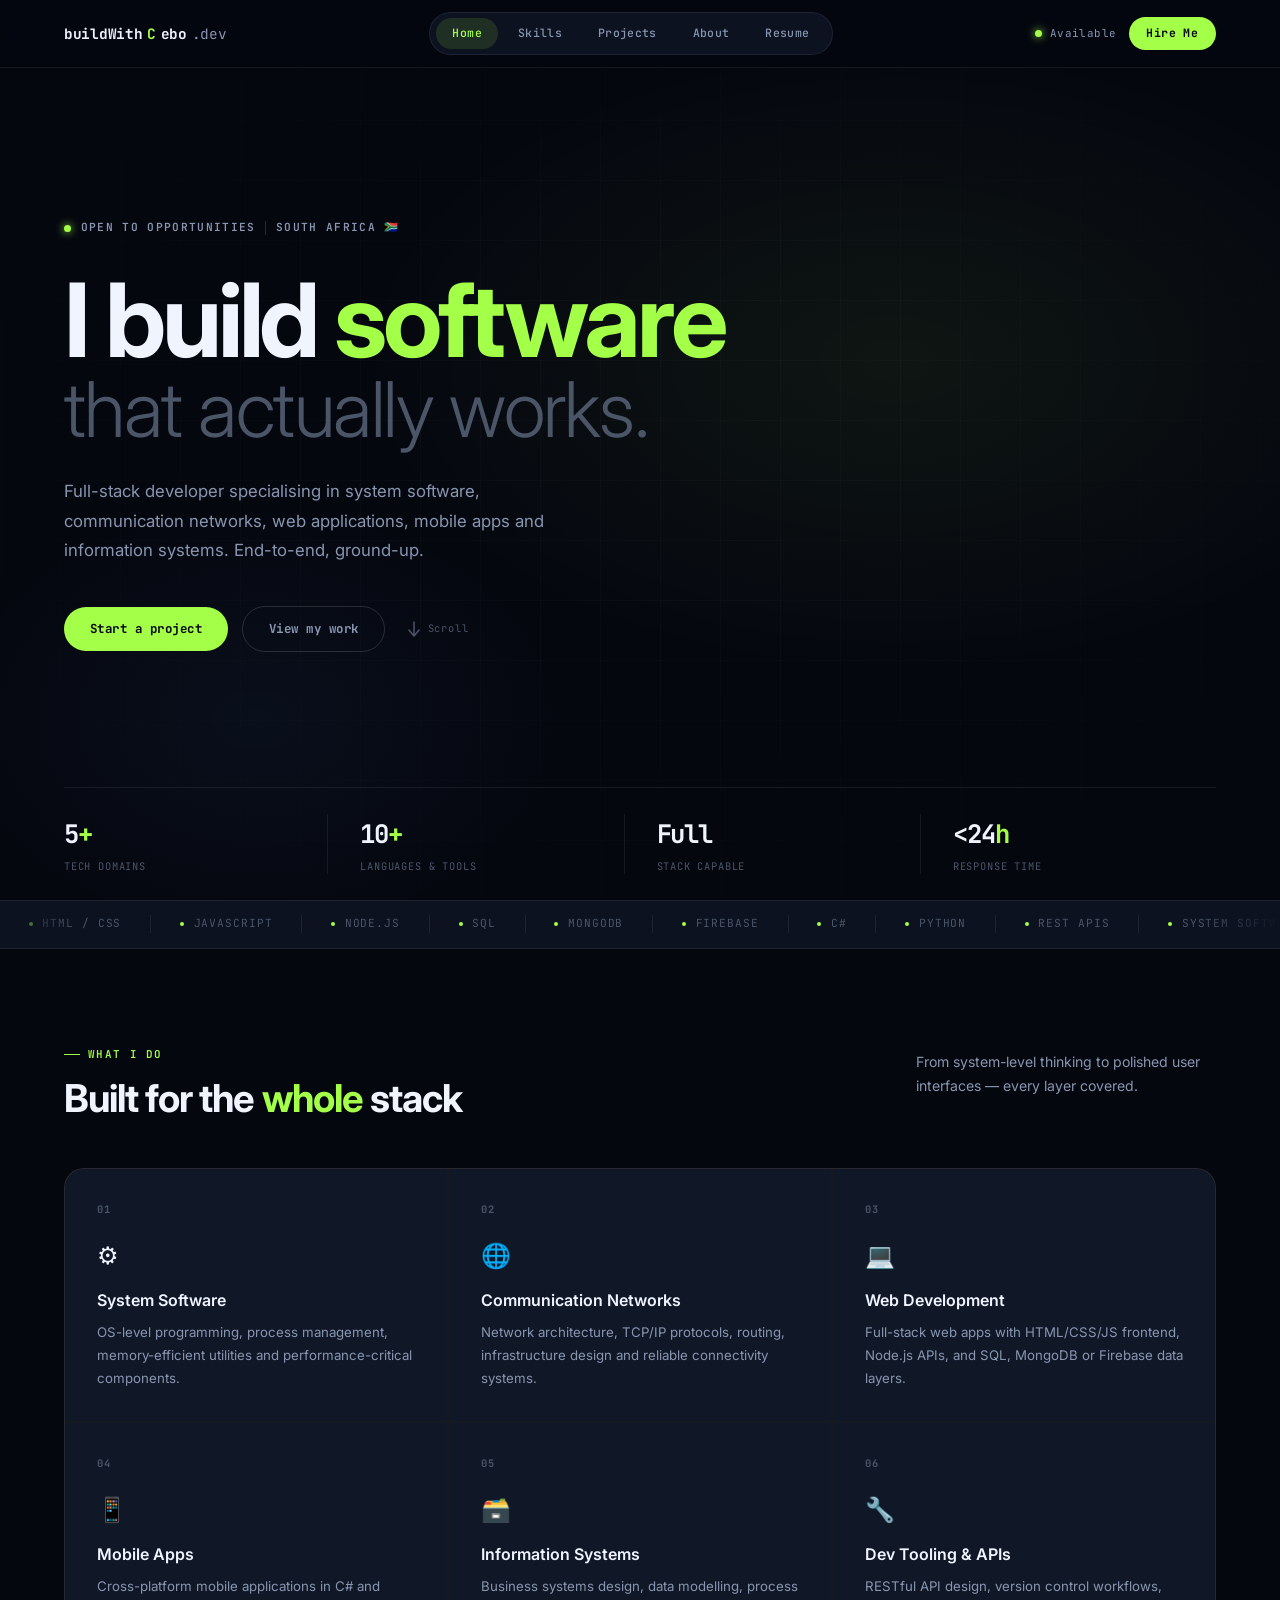
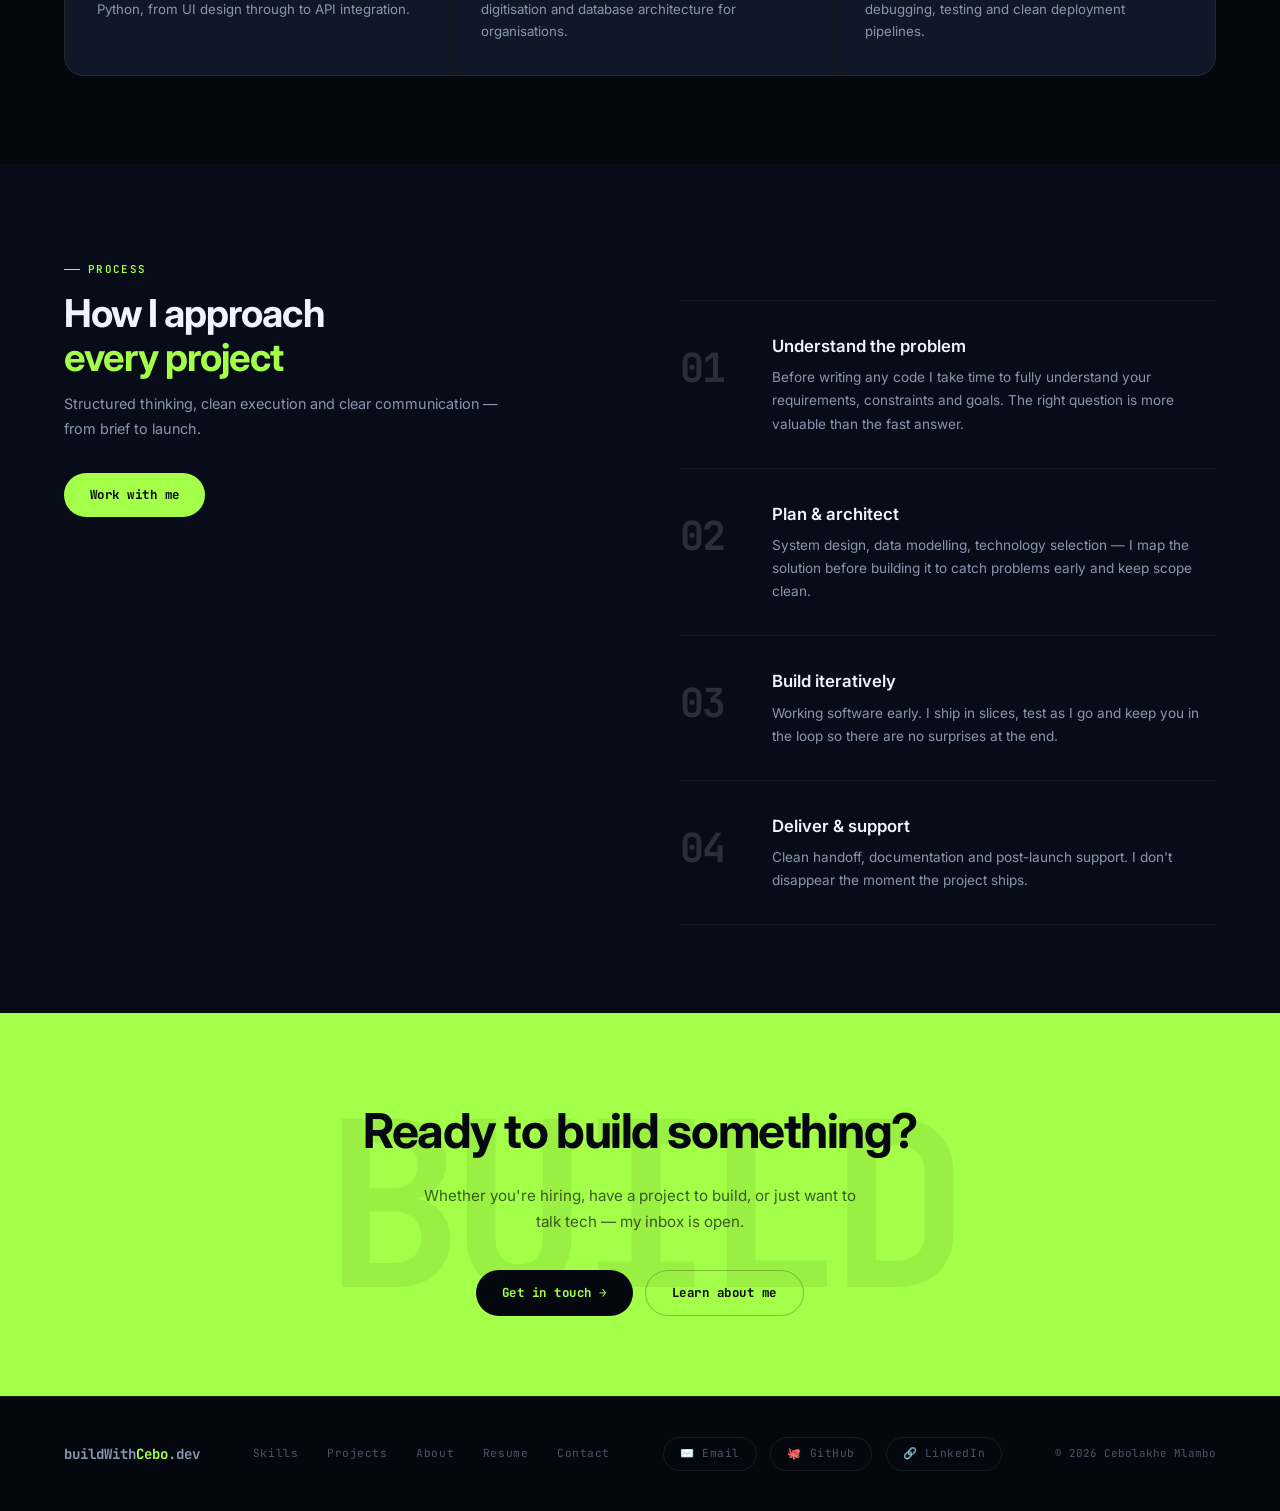
<file: index.html>
﻿<!DOCTYPE html>
<html lang="en">
<head>
  <meta name="google-site-verification" content="google0d2661f065f04d3c.html"/>
  <meta charset="UTF-8"/>
  <meta name="viewport" content="width=device-width, initial-scale=1.0"/>
  <title>buildWithCebo.dev — Software Developer</title>
  <meta name="description" content="Cebo Khemlambo — software developer building web, mobile and system solutions with a focus on reliability and maintainability."/>
  <meta name="theme-color" content="#05070f"/>
  <meta property="og:title" content="buildWithCebo.dev — Software Developer"/>
  <meta property="og:description" content="Cebo Khemlambo — software developer building web, mobile and system solutions with a focus on reliability and maintainability."/>
  <meta property="og:type" content="website"/>
  <meta property="og:url" content="https://buildwithcebo.dev/index.html"/>
  <meta name="twitter:card" content="summary_large_image"/>
  <link rel="canonical" href="https://buildwithcebo.dev/index.html"/>
  <script data-goatcounter="https://buildwithcebo.goatcounter.com/count" async src="//gc.zgo.at/count.js"></script>
  <link rel="preconnect" href="https://fonts.googleapis.com"/>
  <link rel="preconnect" href="https://fonts.gstatic.com" crossorigin/>
  <link href="https://fonts.googleapis.com/css2?family=Inter:wght@300;400;500;600;700&family=JetBrains+Mono:wght@400;500;600;700&display=swap" rel="stylesheet"/>
  <link rel="stylesheet" href="style.css"/>
  <style>
    /* ── HERO ── */
    .hero {
      min-height: 100vh;
      display: grid;
      grid-template-rows: 1fr auto;
      padding: 0 5vw;
      position: relative;
      overflow: hidden;
    }
    .hero-bg {
      position: absolute; inset: 0; z-index: 0;
      background:
        radial-gradient(ellipse 60% 50% at 70% 40%, rgba(163,255,71,.06) 0%, transparent 70%),
        radial-gradient(ellipse 40% 40% at 20% 80%, rgba(77,159,255,.05) 0%, transparent 60%);
    }
    .hero-grid-lines {
      position: absolute; inset: 0; z-index: 0;
      background-image:
        linear-gradient(rgba(255,255,255,.025) 1px, transparent 1px),
        linear-gradient(90deg, rgba(255,255,255,.025) 1px, transparent 1px);
      background-size: 60px 60px;
      mask-image: radial-gradient(ellipse 80% 80% at 50% 50%, black 20%, transparent 80%);
    }
    .hero-inner {
      display: flex; flex-direction: column;
      justify-content: center; padding-top: calc(var(--nav-h) + 4rem);
      padding-bottom: 3rem; position: relative; z-index: 1;
      max-width: 860px;
    }
    .hero-badge {
      display: inline-flex; align-items: center; gap: .6rem;
      font-family: var(--font-mono); font-size: .7rem; font-weight: 600;
      letter-spacing: .12em; text-transform: uppercase;
      color: var(--text-2); margin-bottom: 2rem;
    }
    .hero-badge .badge-dot {
      width: 7px; height: 7px; border-radius: 50%;
      background: var(--lime); box-shadow: 0 0 8px var(--lime);
      animation: statusPulse 2.5s ease-in-out infinite;
    }
    .hero-badge .badge-sep { width: 1px; height: 14px; background: var(--border-bright); }
    h1.hero-title {
      font-size: clamp(3rem, 8vw, 6.5rem);
      font-weight: 700;
      line-height: 1.0;
      letter-spacing: -.04em;
      color: var(--text);
    }
    h1.hero-title .line-1 { display: block; }
    h1.hero-title .accent { color: var(--lime); }
    h1.hero-title .dim {
      display: block;
      color: var(--text-3);
      font-weight: 300;
      font-size: .75em;
      letter-spacing: -.02em;
    }
    .hero-desc {
      margin-top: 1.8rem;
      font-size: 1.05rem;
      color: var(--text-2);
      line-height: 1.75;
      max-width: 520px;
      font-weight: 400;
    }
    .hero-actions {
      margin-top: 2.5rem;
      display: flex; gap: .9rem; flex-wrap: wrap; align-items: center;
    }
    .hero-scroll-hint {
      display: flex; align-items: center; gap: .5rem;
      font-family: var(--font-mono); font-size: .65rem;
      color: var(--text-3); letter-spacing: .08em;
      margin-left: .5rem;
    }
    .hero-scroll-hint svg { animation: bounceY 2s ease-in-out infinite; }
    @keyframes bounceY { 0%,100%{transform:translateY(0)} 50%{transform:translateY(4px)} }

    .hero-bottom {
      position: relative; z-index: 1;
      border-top: 1px solid var(--border);
      padding: 1.6rem 0;
      display: flex; gap: 0; flex-wrap: wrap;
    }
    .hero-stat {
      flex: 1; min-width: 120px;
      padding: 0 2rem;
      border-right: 1px solid var(--border);
    }
    .hero-stat:first-child { padding-left: 0; }
    .hero-stat:last-child { border-right: none; }
    .hs-num {
      font-family: var(--font-mono); font-size: 1.6rem;
      font-weight: 700; color: var(--text); letter-spacing: -.04em;
    }
    .hs-num span { color: var(--lime); }
    .hs-label {
      font-family: var(--font-mono); font-size: .65rem;
      color: var(--text-3); letter-spacing: .08em;
      text-transform: uppercase; margin-top: .2rem;
    }

    /* ── MARQUEE ── */
    .marquee-track {
      background: var(--surface);
      border-top: 1px solid var(--border);
      border-bottom: 1px solid var(--border);
      padding: .9rem 0; overflow: hidden;
      position: relative;
    }
    .marquee-track::before, .marquee-track::after {
      content: ''; position: absolute; top: 0; bottom: 0; width: 80px; z-index: 2;
    }
    .marquee-track::before { left: 0; background: linear-gradient(90deg, var(--surface), transparent); }
    .marquee-track::after  { right: 0; background: linear-gradient(-90deg, var(--surface), transparent); }
    .marquee-inner {
      display: flex; gap: 0;
      animation: marquee 22s linear infinite;
      width: max-content;
    }
    @keyframes marquee { from { transform: translateX(0); } to { transform: translateX(-50%); } }
    .marquee-item {
      display: flex; align-items: center; gap: .6rem;
      padding: 0 1.8rem;
      font-family: var(--font-mono); font-size: .7rem;
      color: var(--text-3); letter-spacing: .08em; text-transform: uppercase;
      white-space: nowrap;
      border-right: 1px solid var(--border);
    }
    .marquee-item .mi-dot { width: 4px; height: 4px; border-radius: 50%; background: var(--lime); }

    /* ── SERVICES ── */
    .services-header {
      display: flex; align-items: flex-start; justify-content: space-between;
      gap: 2rem; margin-bottom: 3rem; flex-wrap: wrap;
    }
    .services-grid {
      display: grid;
      grid-template-columns: repeat(auto-fill, minmax(300px, 1fr));
      gap: 1.5px;
      border: 1.5px solid var(--border);
      border-radius: var(--radius-lg);
      overflow: hidden;
      background: var(--border);
    }
    .service-cell {
      background: var(--card);
      padding: 2rem;
      transition: background .25s;
      position: relative;
    }
    .service-cell:hover { background: var(--card-hover); }
    .sc-num {
      font-family: var(--font-mono); font-size: .65rem; font-weight: 700;
      color: var(--text-3); letter-spacing: .1em; margin-bottom: 1.2rem;
    }
    .sc-icon { font-size: 1.5rem; margin-bottom: .8rem; }
    .sc-title { font-size: 1rem; font-weight: 600; color: var(--text); margin-bottom: .5rem; }
    .sc-desc { font-size: .83rem; color: var(--text-2); line-height: 1.7; }

    /* ── PROCESS ── */
    .process-list { margin-top: 3rem; }
    .process-step {
      display: grid;
      grid-template-columns: 60px 1fr;
      gap: 2rem;
      padding: 2rem 0;
      border-bottom: 1px solid var(--border);
      align-items: start;
      transition: opacity .3s;
    }
    .process-step:first-child { border-top: 1px solid var(--border); }
    .process-step:hover { opacity: .85; }
    .ps-num {
      font-family: var(--font-mono); font-size: 2.5rem; font-weight: 700;
      color: var(--border-bright); letter-spacing: -.04em;
      padding-top: .2rem;
    }
    .ps-right {}
    .ps-title { font-size: 1.05rem; font-weight: 600; color: var(--text); margin-bottom: .4rem; }
    .ps-desc { font-size: .85rem; color: var(--text-2); line-height: 1.7; }

    /* ── CTA BAND ── */
    .cta-band {
      background: var(--lime);
      padding: 5rem 5vw;
      position: relative; overflow: hidden;
      text-align: center;
    }
    .cta-band::before {
      content: 'BUILD';
      position: absolute;
      font-family: var(--font-mono); font-size: 18vw; font-weight: 700;
      color: rgba(5,7,15,.06); letter-spacing: -.05em;
      top: 50%; left: 50%; transform: translate(-50%,-50%);
      white-space: nowrap; pointer-events: none;
    }
    .cta-band h2 {
      font-size: clamp(1.8rem, 4vw, 3rem);
      font-weight: 700; letter-spacing: -.03em;
      color: #05070f; margin-bottom: .8rem;
    }
    .cta-band p {
      font-size: .95rem; color: rgba(5,7,15,.65);
      max-width: 440px; margin: 0 auto 2.2rem;
      line-height: 1.7;
    }
    .cta-band .cta-btns { display: flex; gap: .8rem; justify-content: center; flex-wrap: wrap; }
    .btn-dark { background: #05070f; color: var(--lime); }
    .btn-dark:hover { background: #0c1220; transform: translateY(-2px); }
    .btn-outline-dark {
      background: transparent; color: #05070f;
      border: 1px solid rgba(5,7,15,.25);
    }
    .btn-outline-dark:hover { background: rgba(5,7,15,.08); transform: translateY(-2px); }

    @media(max-width:600px){
      h1.hero-title { letter-spacing: -.025em; }
      .hero-stat { padding: 0 1rem; min-width: 90px; }
      .hs-num { font-size: 1.2rem; }
    }
  </style>
</head>
<body>

<nav>
  <a class="nav-logo" href="index.html">buildWith<span class="dot">C</span>ebo<span class="tld">.dev</span></a>
  <div class="nav-center">
    <a href="index.html">Home</a>
    <a href="skills.html">Skills</a>
    <a href="projects.html">Projects</a>
    <a href="about.html">About</a>
    <a href="resume.html">Resume</a>
  </div>
  <div class="nav-right">
    <div class="nav-status"><span class="pulse"></span>Available</div>
    <a href="contact.html#contact-form" class="btn-nav">Hire Me</a>
    <button class="hamburger" aria-label="Menu"><span></span><span></span><span></span></button>
  </div>
</nav>
<div class="mobile-nav">
  <a href="index.html">Home</a>
  <a href="skills.html">Skills</a>
  <a href="projects.html">Projects</a>
  <a href="about.html">About</a>
  <a href="resume.html">Resume</a>
  <a href="contact.html#contact-form">Hire Me →</a>
</div>

<!-- HERO -->
<section class="hero">
  <div class="hero-bg"></div>
  <div class="hero-grid-lines"></div>
  <div class="hero-inner">
    <div class="hero-badge">
      <span class="badge-dot"></span>
      <span>Open to opportunities</span>
      <span class="badge-sep"></span>
      <span>South Africa 🇿🇦</span>
    </div>
    <h1 class="hero-title">
      <span class="line-1">I build <span class="accent">software</span></span>
      <span class="dim">that actually works.</span>
    </h1>
    <p class="hero-desc">
      Full-stack developer specialising in system software, communication networks, web applications, mobile apps and information systems. End-to-end, ground-up.
    </p>
    <div class="hero-actions">
      <a class="btn btn-lime" href="contact.html#contact-form">Start a project</a>
      <a class="btn btn-ghost" href="projects.html">View my work</a>
      <span class="hero-scroll-hint">
        <svg width="12" height="16" viewBox="0 0 12 16" fill="none"><path d="M6 1v14M1 9l5 6 5-6" stroke="currentColor" stroke-width="1.5" stroke-linecap="round" stroke-linejoin="round"/></svg>
        Scroll
      </span>
    </div>
  </div>
  <div class="hero-bottom">
    <div class="hero-stat">
      <div class="hs-num">5<span>+</span></div>
      <div class="hs-label">Tech Domains</div>
    </div>
    <div class="hero-stat">
      <div class="hs-num">10<span>+</span></div>
      <div class="hs-label">Languages & Tools</div>
    </div>
    <div class="hero-stat">
      <div class="hs-num">Full</div>
      <div class="hs-label">Stack Capable</div>
    </div>
    <div class="hero-stat">
      <div class="hs-num">&lt;24<span>h</span></div>
      <div class="hs-label">Response Time</div>
    </div>
  </div>
</section>

<!-- MARQUEE -->
<div class="marquee-track">
  <div class="marquee-inner">
    <span class="marquee-item"><span class="mi-dot"></span>HTML / CSS</span>
    <span class="marquee-item"><span class="mi-dot"></span>JavaScript</span>
    <span class="marquee-item"><span class="mi-dot"></span>Node.js</span>
    <span class="marquee-item"><span class="mi-dot"></span>SQL</span>
    <span class="marquee-item"><span class="mi-dot"></span>MongoDB</span>
    <span class="marquee-item"><span class="mi-dot"></span>Firebase</span>
    <span class="marquee-item"><span class="mi-dot"></span>C#</span>
    <span class="marquee-item"><span class="mi-dot"></span>Python</span>
    <span class="marquee-item"><span class="mi-dot"></span>REST APIs</span>
    <span class="marquee-item"><span class="mi-dot"></span>System Software</span>
    <span class="marquee-item"><span class="mi-dot"></span>Networks</span>
    <span class="marquee-item"><span class="mi-dot"></span>Mobile Apps</span>
    <!-- duplicate for seamless loop -->
    <span class="marquee-item"><span class="mi-dot"></span>HTML / CSS</span>
    <span class="marquee-item"><span class="mi-dot"></span>JavaScript</span>
    <span class="marquee-item"><span class="mi-dot"></span>Node.js</span>
    <span class="marquee-item"><span class="mi-dot"></span>SQL</span>
    <span class="marquee-item"><span class="mi-dot"></span>MongoDB</span>
    <span class="marquee-item"><span class="mi-dot"></span>Firebase</span>
    <span class="marquee-item"><span class="mi-dot"></span>C#</span>
    <span class="marquee-item"><span class="mi-dot"></span>Python</span>
    <span class="marquee-item"><span class="mi-dot"></span>REST APIs</span>
    <span class="marquee-item"><span class="mi-dot"></span>System Software</span>
    <span class="marquee-item"><span class="mi-dot"></span>Networks</span>
    <span class="marquee-item"><span class="mi-dot"></span>Mobile Apps</span>
  </div>
</div>

<!-- SERVICES -->
<section class="section">
  <div class="services-header">
    <div class="reveal">
      <div class="eyebrow">What I do</div>
      <h2 class="section-heading">Built for the <em>whole</em> stack</h2>
    </div>
    <div class="reveal reveal-delay-1" style="padding-top:.8rem">
      <p style="font-size:.88rem;color:var(--text-2);max-width:300px;line-height:1.75">From system-level thinking to polished user interfaces — every layer covered.</p>
    </div>
  </div>
  <div class="services-grid">
    <div class="service-cell reveal"><div class="sc-num">01</div><div class="sc-icon">⚙️</div><div class="sc-title">System Software</div><div class="sc-desc">OS-level programming, process management, memory-efficient utilities and performance-critical components.</div></div>
    <div class="service-cell reveal reveal-delay-1"><div class="sc-num">02</div><div class="sc-icon">🌐</div><div class="sc-title">Communication Networks</div><div class="sc-desc">Network architecture, TCP/IP protocols, routing, infrastructure design and reliable connectivity systems.</div></div>
    <div class="service-cell reveal reveal-delay-2"><div class="sc-num">03</div><div class="sc-icon">💻</div><div class="sc-title">Web Development</div><div class="sc-desc">Full-stack web apps with HTML/CSS/JS frontend, Node.js APIs, and SQL, MongoDB or Firebase data layers.</div></div>
    <div class="service-cell reveal"><div class="sc-num">04</div><div class="sc-icon">📱</div><div class="sc-title">Mobile Apps</div><div class="sc-desc">Cross-platform mobile applications in C# and Python, from UI design through to API integration.</div></div>
    <div class="service-cell reveal reveal-delay-1"><div class="sc-num">05</div><div class="sc-icon">🗃️</div><div class="sc-title">Information Systems</div><div class="sc-desc">Business systems design, data modelling, process digitisation and database architecture for organisations.</div></div>
    <div class="service-cell reveal reveal-delay-2"><div class="sc-num">06</div><div class="sc-icon">🔧</div><div class="sc-title">Dev Tooling & APIs</div><div class="sc-desc">RESTful API design, version control workflows, debugging, testing and clean deployment pipelines.</div></div>
  </div>
</section>

<!-- HOW I WORK -->
<section class="section section-alt">
  <div style="max-width:var(--max-w);margin:0 auto">
    <div style="display:grid;grid-template-columns:1fr 1fr;gap:5rem;align-items:start">
      <div class="reveal" style="position:sticky;top:calc(var(--nav-h)+2rem)">
        <div class="eyebrow">Process</div>
        <h2 class="section-heading">How I approach<br/><em>every project</em></h2>
        <p class="section-body">Structured thinking, clean execution and clear communication — from brief to launch.</p>
        <div style="margin-top:2rem">
          <a class="btn btn-lime" href="contact.html">Work with me</a>
        </div>
      </div>
      <div class="process-list">
        <div class="process-step reveal">
          <div class="ps-num">01</div>
          <div class="ps-right">
            <div class="ps-title">Understand the problem</div>
            <div class="ps-desc">Before writing any code I take time to fully understand your requirements, constraints and goals. The right question is more valuable than the fast answer.</div>
          </div>
        </div>
        <div class="process-step reveal reveal-delay-1">
          <div class="ps-num">02</div>
          <div class="ps-right">
            <div class="ps-title">Plan & architect</div>
            <div class="ps-desc">System design, data modelling, technology selection — I map the solution before building it to catch problems early and keep scope clean.</div>
          </div>
        </div>
        <div class="process-step reveal reveal-delay-2">
          <div class="ps-num">03</div>
          <div class="ps-right">
            <div class="ps-title">Build iteratively</div>
            <div class="ps-desc">Working software early. I ship in slices, test as I go and keep you in the loop so there are no surprises at the end.</div>
          </div>
        </div>
        <div class="process-step reveal">
          <div class="ps-num">04</div>
          <div class="ps-right">
            <div class="ps-title">Deliver & support</div>
            <div class="ps-desc">Clean handoff, documentation and post-launch support. I don't disappear the moment the project ships.</div>
          </div>
        </div>
      </div>
    </div>
  </div>
</section>

<!-- CTA -->
<div class="cta-band">
  <div style="position:relative;z-index:1">
    <h2>Ready to build something?</h2>
    <p>Whether you're hiring, have a project to build, or just want to talk tech — my inbox is open.</p>
    <div class="cta-btns">
      <a class="btn btn-dark" href="contact.html#contact-form">Get in touch →</a>
      <a class="btn btn-outline-dark" href="about.html">Learn about me</a>
    </div>
  </div>
</div>

<footer>
  <div class="footer-inner">
    <div class="footer-logo">buildWith<span>Cebo</span>.dev</div>
    <div class="footer-links">
      <a href="skills.html">Skills</a>
      <a href="projects.html">Projects</a>
      <a href="about.html">About</a>
      <a href="resume.html">Resume</a>
      <a href="contact.html#contact-form">Contact</a>
    </div>
    <div class="footer-social">
      <a href="mailto:cebolakhemlambo05@gmail.com" aria-label="Email">✉️ Email</a>
      <a href="https://github.com/cebolakhemlambo05-cpu" aria-label="GitHub">🐙 GitHub</a>
      <a href="https://www.linkedin.com/in/cebolakhe-mlambo-a35b69354/" aria-label="LinkedIn">🔗 LinkedIn</a>
    </div>
    <div class="footer-copy">© 2026 Cebolakhe Mlambo</div>
  </div>
</footer>

<script src="nav.js"></script>
</body>
</html>
</file>
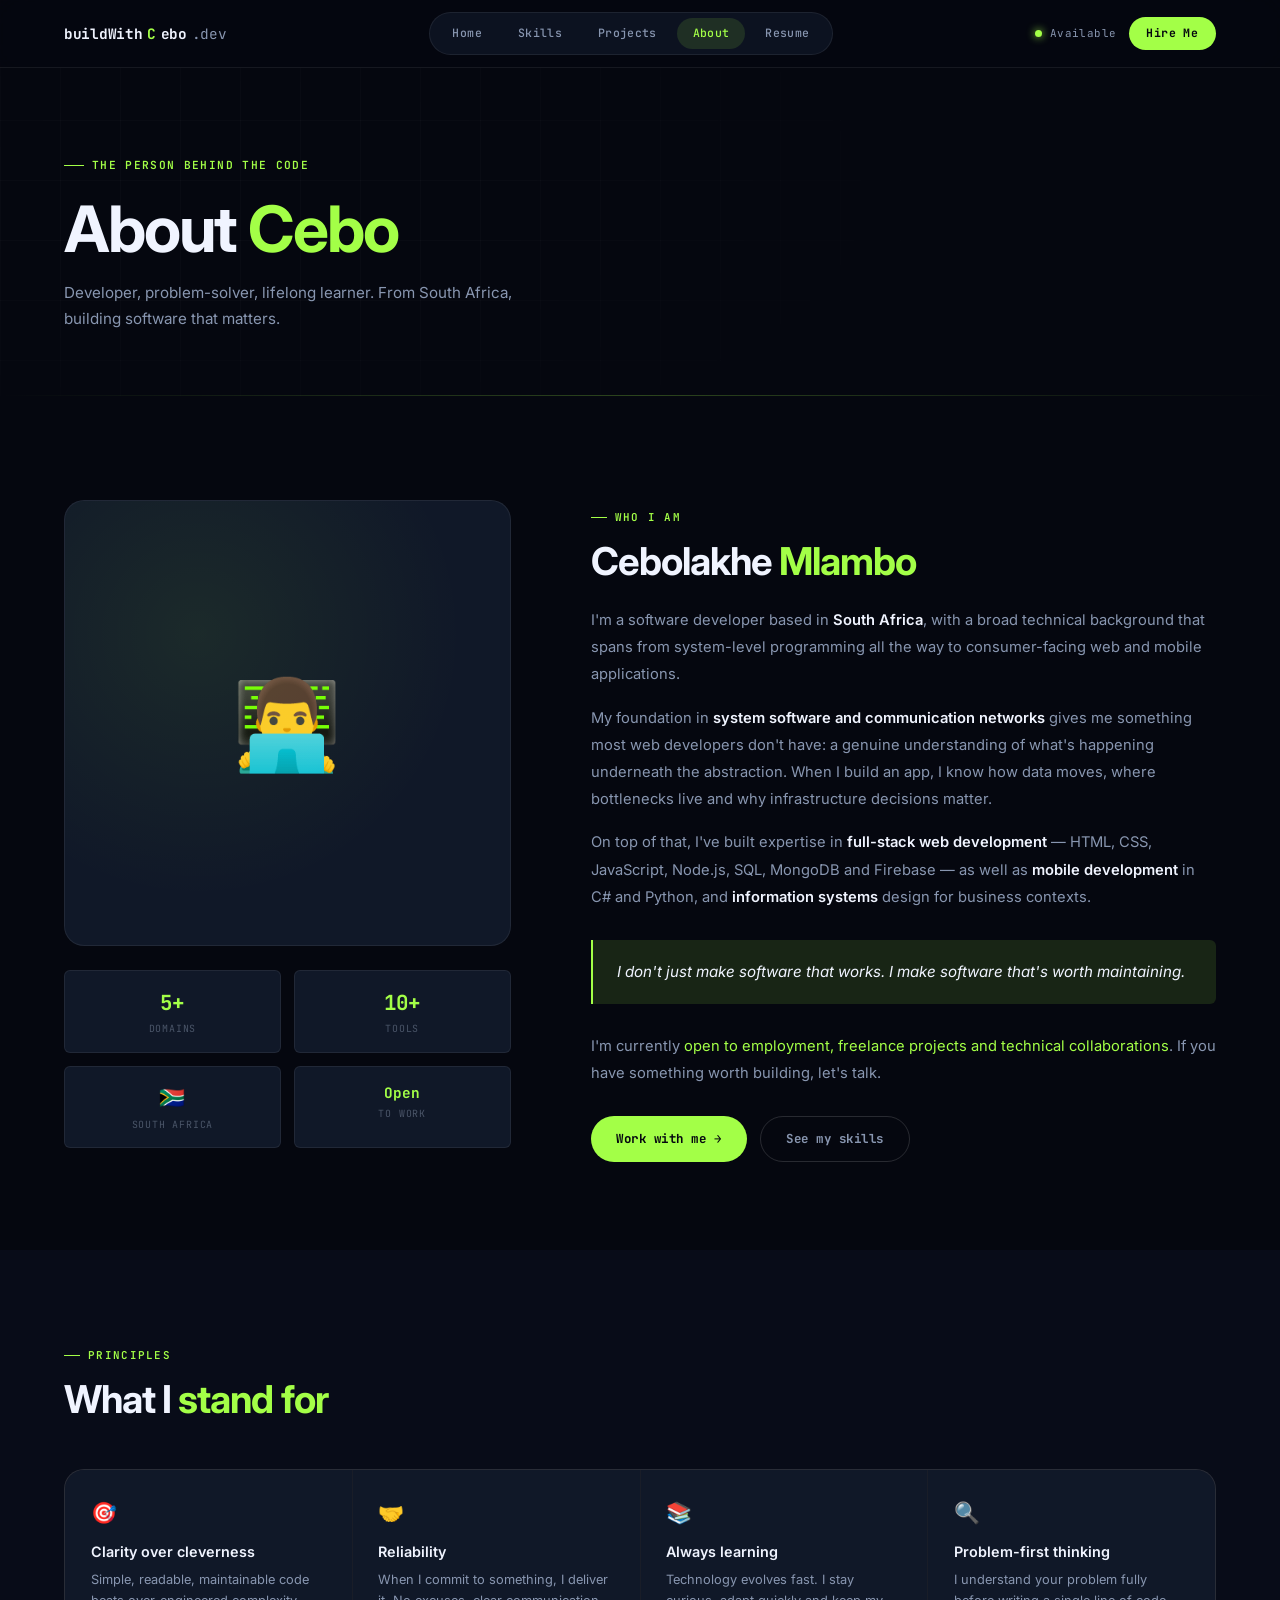
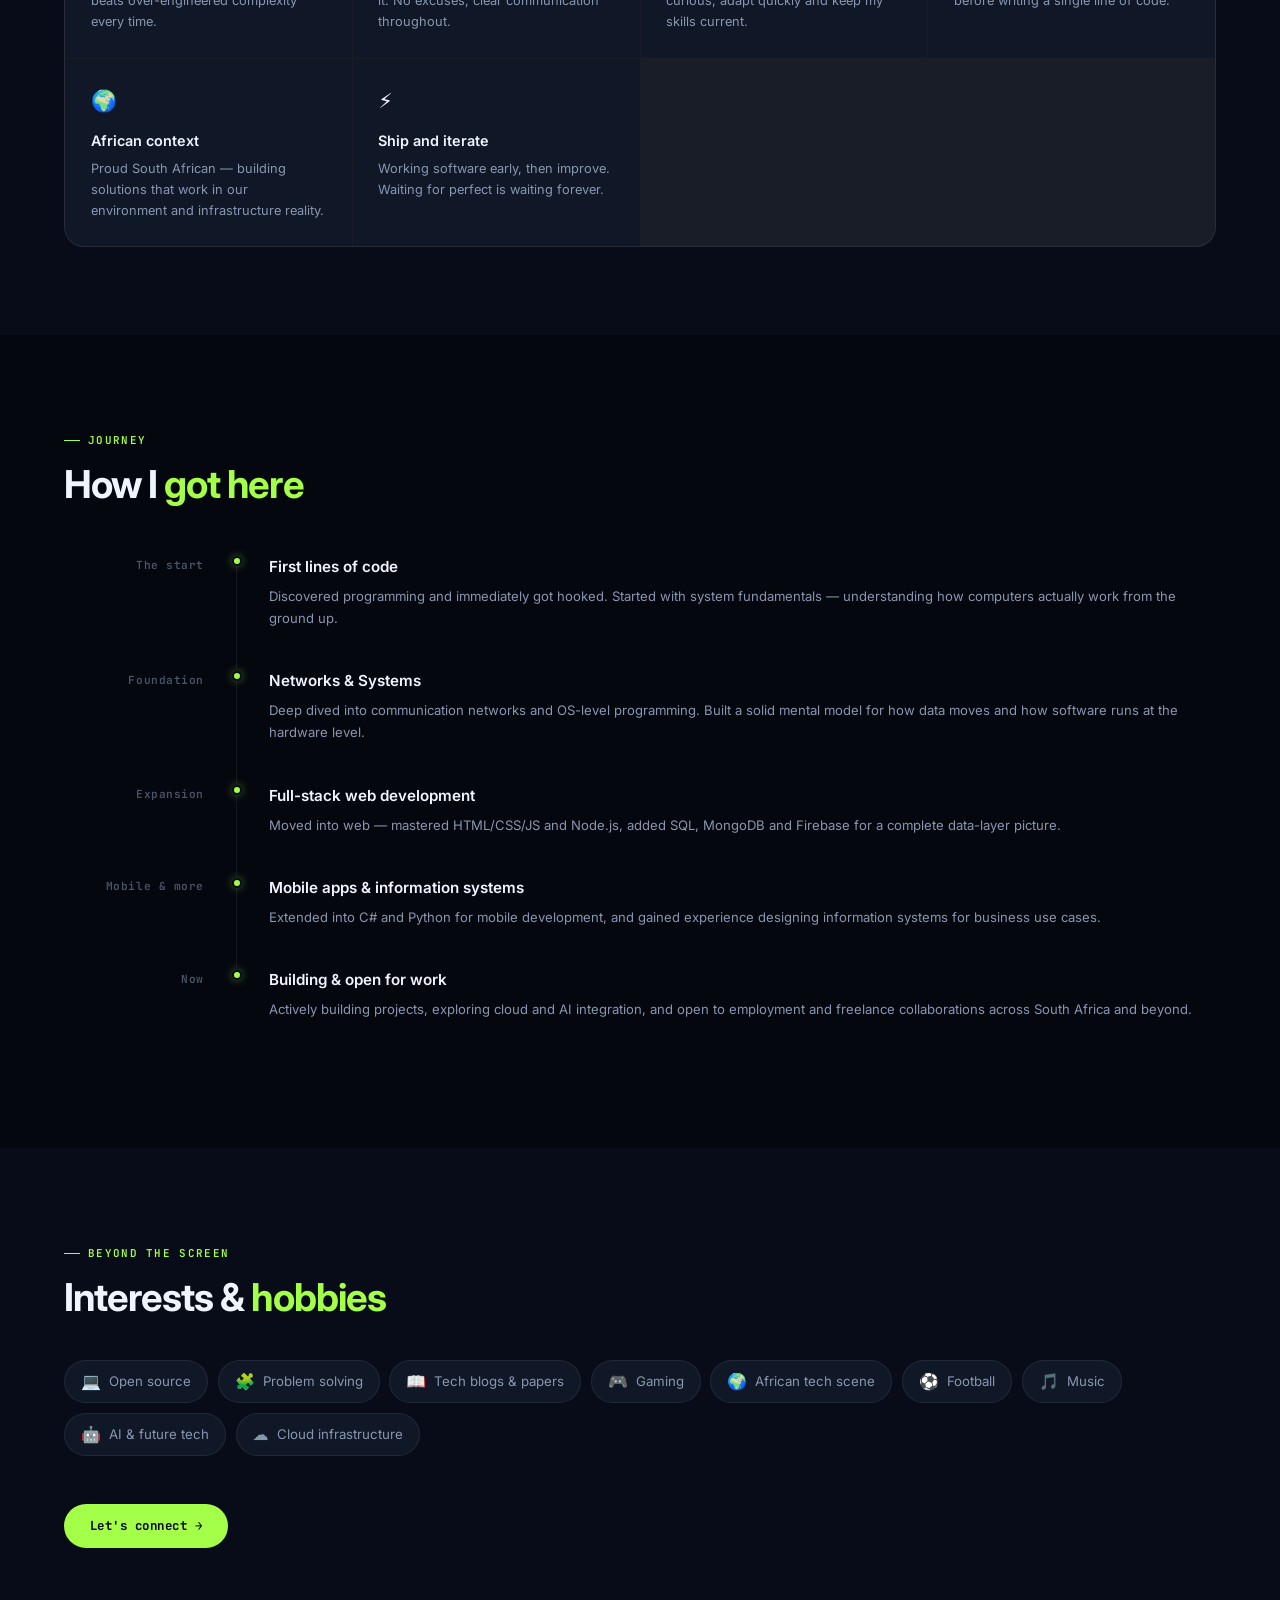
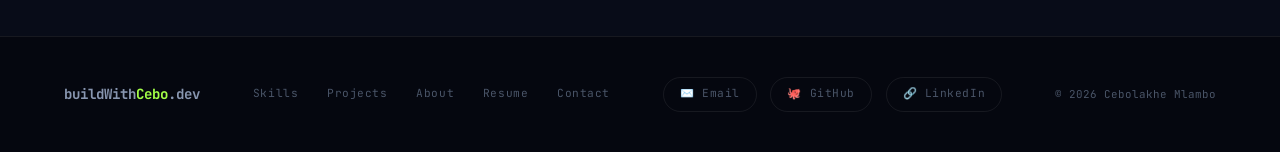
<file: about.html>
﻿<!DOCTYPE html>
<html lang="en">
<head>
  <meta charset="UTF-8"/>
  <meta name="viewport" content="width=device-width, initial-scale=1.0"/>
  <title>About — buildWithCebo.dev</title>
  <meta name="description" content="Learn about Cebo Khemlambo, a South African developer with systems, networks and full-stack experience."/>
  <meta name="theme-color" content="#05070f"/>
  <meta property="og:title" content="About — buildWithCebo.dev"/>
  <meta property="og:description" content="Learn about Cebo Khemlambo, a South African developer with systems, networks and full-stack experience."/>
  <meta property="og:type" content="website"/>
  <meta property="og:url" content="https://buildwithcebo.dev/about.html"/>
  <meta name="twitter:card" content="summary_large_image"/>
  <link rel="canonical" href="https://buildwithcebo.dev/about.html"/>
  <script data-goatcounter="https://buildwithcebo.goatcounter.com/count" async src="//gc.zgo.at/count.js"></script>
  <link rel="preconnect" href="https://fonts.googleapis.com"/>
  <link rel="preconnect" href="https://fonts.gstatic.com" crossorigin/>
  <link href="https://fonts.googleapis.com/css2?family=Inter:wght@300;400;500;600;700&family=JetBrains+Mono:wght@400;500;600;700&display=swap" rel="stylesheet"/>
  <link rel="stylesheet" href="style.css"/>
  <style>
    /* intro layout */
    .about-layout {
      display: grid; grid-template-columns: 1fr 1.4fr;
      gap: 5rem; align-items: start; margin-top: 1rem;
    }
    /* avatar */
    .avatar-column { position: sticky; top: calc(var(--nav-h) + 2rem); }
    .avatar-frame {
      width: 100%; aspect-ratio: 1;
      background: var(--card); border: 1px solid var(--border);
      border-radius: var(--radius-lg);
      display: flex; align-items: center; justify-content: center;
      font-size: 5.5rem; position: relative; overflow: hidden;
      margin-bottom: 1.5rem;
    }
    .avatar-frame::before {
      content: '';
      position: absolute; inset: 0;
      background: radial-gradient(ellipse at 30% 30%, rgba(163,255,71,.08), transparent 60%);
    }
    .avatar-grid {
      display: grid; grid-template-columns: 1fr 1fr; gap: .8rem;
    }
    .av-mini {
      background: var(--card); border: 1px solid var(--border);
      border-radius: var(--radius-sm); padding: .9rem;
      text-align: center;
    }
    .av-mini .n { font-family: var(--font-mono); font-size: 1.3rem; font-weight: 700; color: var(--lime); }
    .av-mini .l { font-family: var(--font-mono); font-size: .62rem; color: var(--text-3); text-transform: uppercase; letter-spacing: .08em; margin-top: .15rem; }

    /* copy */
    .about-copy {}
    .about-copy p { font-size: .92rem; color: var(--text-2); line-height: 1.85; margin-bottom: 1rem; }
    .about-copy p strong { color: var(--text); font-weight: 600; }
    .about-copy p em { color: var(--lime); font-style: normal; }
    .about-copy blockquote {
      margin: 1.8rem 0;
      padding: 1.2rem 1.5rem;
      border-left: 2px solid var(--lime);
      background: var(--lime-dim);
      border-radius: 0 var(--radius-sm) var(--radius-sm) 0;
    }
    .about-copy blockquote p {
      font-size: .95rem; font-style: italic;
      color: var(--text); margin: 0; line-height: 1.7;
    }

    /* values */
    .values-grid { display: grid; grid-template-columns: repeat(auto-fill, minmax(240px,1fr)); gap: 1px; background: var(--border); border: 1px solid var(--border); border-radius: var(--radius-lg); overflow: hidden; margin-top: 3rem; }
    .val-item { background: var(--card); padding: 1.6rem; transition: background .2s; }
    .val-item:hover { background: var(--card-hover); }
    .vi-icon { font-size: 1.3rem; margin-bottom: .7rem; }
    .vi-title { font-size: .9rem; font-weight: 600; color: var(--text); margin-bottom: .35rem; }
    .vi-desc { font-size: .8rem; color: var(--text-2); line-height: 1.65; }

    /* timeline */
    .timeline { margin-top: 3rem; }
    .tl-row {
      display: grid; grid-template-columns: 140px 1px 1fr;
      gap: 0 2rem; position: relative;
    }
    .tl-year-col {
      text-align: right; padding-top: .15rem;
      font-family: var(--font-mono); font-size: .7rem; font-weight: 600;
      color: var(--text-3); letter-spacing: .05em;
      padding-bottom: 2.5rem;
    }
    .tl-line-col {
      display: flex; flex-direction: column; align-items: center;
    }
    .tl-dot {
      width: 10px; height: 10px; border-radius: 50%;
      background: var(--lime); border: 2px solid var(--bg-2);
      box-shadow: 0 0 8px rgba(163,255,71,.4);
      flex-shrink: 0; margin-top: .1rem;
    }
    .tl-stem { flex: 1; width: 1px; background: var(--border); }
    .tl-row:last-child .tl-stem { display: none; }
    .tl-content { padding-bottom: 2.5rem; }
    .tl-title { font-size: .95rem; font-weight: 600; color: var(--text); margin-bottom: .35rem; }
    .tl-desc { font-size: .82rem; color: var(--text-2); line-height: 1.7; }

    /* interests */
    .int-grid { display: flex; flex-wrap: wrap; gap: .6rem; margin-top: 2.5rem; }
    .int-pill {
      display: flex; align-items: center; gap: .5rem;
      background: var(--card); border: 1px solid var(--border);
      border-radius: 50px; padding: .5rem 1rem;
      font-size: .83rem; color: var(--text-2);
      transition: all .2s;
    }
    .int-pill:hover { border-color: var(--border-bright); color: var(--text); }
    .int-pill .ip-icon { font-size: 1rem; }

    @media(max-width:768px){ .about-layout { grid-template-columns: 1fr; gap: 2.5rem; } .avatar-column { position: static; } .tl-row { grid-template-columns: 80px 1px 1fr; } }
  </style>
</head>
<body>
<nav>
  <a class="nav-logo" href="index.html">buildWith<span class="dot">C</span>ebo<span class="tld">.dev</span></a>
  <div class="nav-center">
    <a href="index.html">Home</a><a href="skills.html">Skills</a>
    <a href="projects.html">Projects</a><a href="about.html">About</a><a href="resume.html">Resume</a>
  </div>
  <div class="nav-right">
    <div class="nav-status"><span class="pulse"></span>Available</div>
    <a href="contact.html#contact-form" class="btn-nav">Hire Me</a>
    <button class="hamburger" aria-label="Menu"><span></span><span></span><span></span></button>
  </div>
</nav>
<div class="mobile-nav">
  <a href="index.html">Home</a><a href="skills.html">Skills</a>
  <a href="projects.html">Projects</a><a href="about.html">About</a>
  <a href="resume.html">Resume</a>
  <a href="contact.html">Hire Me →</a>
</div>

<div class="page-header">
  <div style="position:absolute;inset:0;background-image:linear-gradient(rgba(255,255,255,.02) 1px,transparent 1px),linear-gradient(90deg,rgba(255,255,255,.02) 1px,transparent 1px);background-size:60px 60px;mask-image:radial-gradient(ellipse 60% 80% at 20% 50%,black 30%,transparent 100%)"></div>
  <div class="ph-eyebrow">The person behind the code</div>
  <h1 class="ph-title">About <em>Cebo</em></h1>
  <p class="ph-desc">Developer, problem-solver, lifelong learner. From South Africa, building software that matters.</p>
  <div class="ph-line"></div>
</div>

<!-- ABOUT INTRO -->
<section class="section">
  <div class="about-layout">
    <div class="avatar-column reveal">
      <div class="avatar-frame">👨‍💻</div>
      <div class="avatar-grid">
        <div class="av-mini"><div class="n">5+</div><div class="l">Domains</div></div>
        <div class="av-mini"><div class="n">10+</div><div class="l">Tools</div></div>
        <div class="av-mini"><div class="n">🇿🇦</div><div class="l">South Africa</div></div>
        <div class="av-mini"><div class="n" style="color:var(--lime);font-size:.9rem">Open</div><div class="l">to work</div></div>
      </div>
    </div>
    <div class="about-copy reveal">
      <div class="eyebrow">Who I am</div>
      <h2 class="section-heading" style="margin-bottom:1.5rem">Cebolakhe <em>Mlambo</em></h2>
      <p>I'm a software developer based in <strong>South Africa</strong>, with a broad technical background that spans from system-level programming all the way to consumer-facing web and mobile applications.</p>
      <p>My foundation in <strong>system software and communication networks</strong> gives me something most web developers don't have: a genuine understanding of what's happening underneath the abstraction. When I build an app, I know how data moves, where bottlenecks live and why infrastructure decisions matter.</p>
      <p>On top of that, I've built expertise in <strong>full-stack web development</strong> — HTML, CSS, JavaScript, Node.js, SQL, MongoDB and Firebase — as well as <strong>mobile development</strong> in C# and Python, and <strong>information systems</strong> design for business contexts.</p>
      <blockquote><p>I don't just make software that works. I make software that's worth maintaining.</p></blockquote>
      <p>I'm currently <em>open to employment, freelance projects and technical collaborations</em>. If you have something worth building, let's talk.</p>
      <div style="display:flex;gap:.8rem;flex-wrap:wrap;margin-top:1.8rem">
        <a class="btn btn-lime" href="contact.html#contact-form">Work with me →</a>
        <a class="btn btn-ghost" href="skills.html">See my skills</a>
      </div>
    </div>
  </div>
</section>

<!-- VALUES -->
<section class="section section-alt">
  <div class="reveal"><div class="eyebrow">Principles</div><h2 class="section-heading">What I <em>stand for</em></h2></div>
  <div class="values-grid">
    <div class="val-item reveal"><div class="vi-icon">🎯</div><div class="vi-title">Clarity over cleverness</div><div class="vi-desc">Simple, readable, maintainable code beats over-engineered complexity every time.</div></div>
    <div class="val-item reveal"><div class="vi-icon">🤝</div><div class="vi-title">Reliability</div><div class="vi-desc">When I commit to something, I deliver it. No excuses, clear communication throughout.</div></div>
    <div class="val-item reveal"><div class="vi-icon">📚</div><div class="vi-title">Always learning</div><div class="vi-desc">Technology evolves fast. I stay curious, adapt quickly and keep my skills current.</div></div>
    <div class="val-item reveal"><div class="vi-icon">🔍</div><div class="vi-title">Problem-first thinking</div><div class="vi-desc">I understand your problem fully before writing a single line of code.</div></div>
    <div class="val-item reveal"><div class="vi-icon">🌍</div><div class="vi-title">African context</div><div class="vi-desc">Proud South African — building solutions that work in our environment and infrastructure reality.</div></div>
    <div class="val-item reveal"><div class="vi-icon">⚡</div><div class="vi-title">Ship and iterate</div><div class="vi-desc">Working software early, then improve. Waiting for perfect is waiting forever.</div></div>
  </div>
</section>

<!-- TIMELINE -->
<section class="section">
  <div class="reveal"><div class="eyebrow">Journey</div><h2 class="section-heading">How I <em>got here</em></h2></div>
  <div class="timeline" style="margin-top:3rem">
    <div class="tl-row reveal">
      <div class="tl-year-col">The start</div>
      <div class="tl-line-col"><div class="tl-dot"></div><div class="tl-stem"></div></div>
      <div class="tl-content"><div class="tl-title">First lines of code</div><div class="tl-desc">Discovered programming and immediately got hooked. Started with system fundamentals — understanding how computers actually work from the ground up.</div></div>
    </div>
    <div class="tl-row reveal">
      <div class="tl-year-col">Foundation</div>
      <div class="tl-line-col"><div class="tl-dot"></div><div class="tl-stem"></div></div>
      <div class="tl-content"><div class="tl-title">Networks &amp; Systems</div><div class="tl-desc">Deep dived into communication networks and OS-level programming. Built a solid mental model for how data moves and how software runs at the hardware level.</div></div>
    </div>
    <div class="tl-row reveal">
      <div class="tl-year-col">Expansion</div>
      <div class="tl-line-col"><div class="tl-dot"></div><div class="tl-stem"></div></div>
      <div class="tl-content"><div class="tl-title">Full-stack web development</div><div class="tl-desc">Moved into web — mastered HTML/CSS/JS and Node.js, added SQL, MongoDB and Firebase for a complete data-layer picture.</div></div>
    </div>
    <div class="tl-row reveal">
      <div class="tl-year-col">Mobile &amp; more</div>
      <div class="tl-line-col"><div class="tl-dot"></div><div class="tl-stem"></div></div>
      <div class="tl-content"><div class="tl-title">Mobile apps &amp; information systems</div><div class="tl-desc">Extended into C# and Python for mobile development, and gained experience designing information systems for business use cases.</div></div>
    </div>
    <div class="tl-row reveal">
      <div class="tl-year-col">Now</div>
      <div class="tl-line-col"><div class="tl-dot"></div><div class="tl-stem"></div></div>
      <div class="tl-content"><div class="tl-title">Building &amp; open for work</div><div class="tl-desc">Actively building projects, exploring cloud and AI integration, and open to employment and freelance collaborations across South Africa and beyond.</div></div>
    </div>
  </div>
</section>

<!-- INTERESTS -->
<section class="section section-alt">
  <div class="reveal"><div class="eyebrow">Beyond the screen</div><h2 class="section-heading">Interests &amp; <em>hobbies</em></h2></div>
  <div class="int-grid">
    <div class="int-pill reveal"><span class="ip-icon">💻</span>Open source</div>
    <div class="int-pill reveal"><span class="ip-icon">🧩</span>Problem solving</div>
    <div class="int-pill reveal"><span class="ip-icon">📖</span>Tech blogs &amp; papers</div>
    <div class="int-pill reveal"><span class="ip-icon">🎮</span>Gaming</div>
    <div class="int-pill reveal"><span class="ip-icon">🌍</span>African tech scene</div>
    <div class="int-pill reveal"><span class="ip-icon">⚽</span>Football</div>
    <div class="int-pill reveal"><span class="ip-icon">🎵</span>Music</div>
    <div class="int-pill reveal"><span class="ip-icon">🤖</span>AI &amp; future tech</div>
    <div class="int-pill reveal"><span class="ip-icon">☁️</span>Cloud infrastructure</div>
  </div>
  <div style="margin-top:3rem" class="reveal">
    <a class="btn btn-lime" href="contact.html">Let's connect →</a>
  </div>
</section>

<footer>
  <div class="footer-inner">
    <div class="footer-logo">buildWith<span>Cebo</span>.dev</div>
    <div class="footer-links">
      <a href="skills.html">Skills</a><a href="projects.html">Projects</a>
      <a href="about.html">About</a><a href="resume.html">Resume</a><a href="contact.html#contact-form">Contact</a>
    </div>
    <div class="footer-social">
      <a href="mailto:cebolakhemlambo05@gmail.com" aria-label="Email">✉️ Email</a>
      <a href="https://github.com/cebolakhemlambo05-cpu" aria-label="GitHub">🐙 GitHub</a>
      <a href="https://www.linkedin.com/in/cebolakhe-mlambo-a35b69354/" aria-label="LinkedIn">🔗 LinkedIn</a>
    </div>
    <div class="footer-copy">© 2026 Cebolakhe Mlambo</div>
  </div>
</footer>
<script src="nav.js"></script>
</body>
</html>
</file>
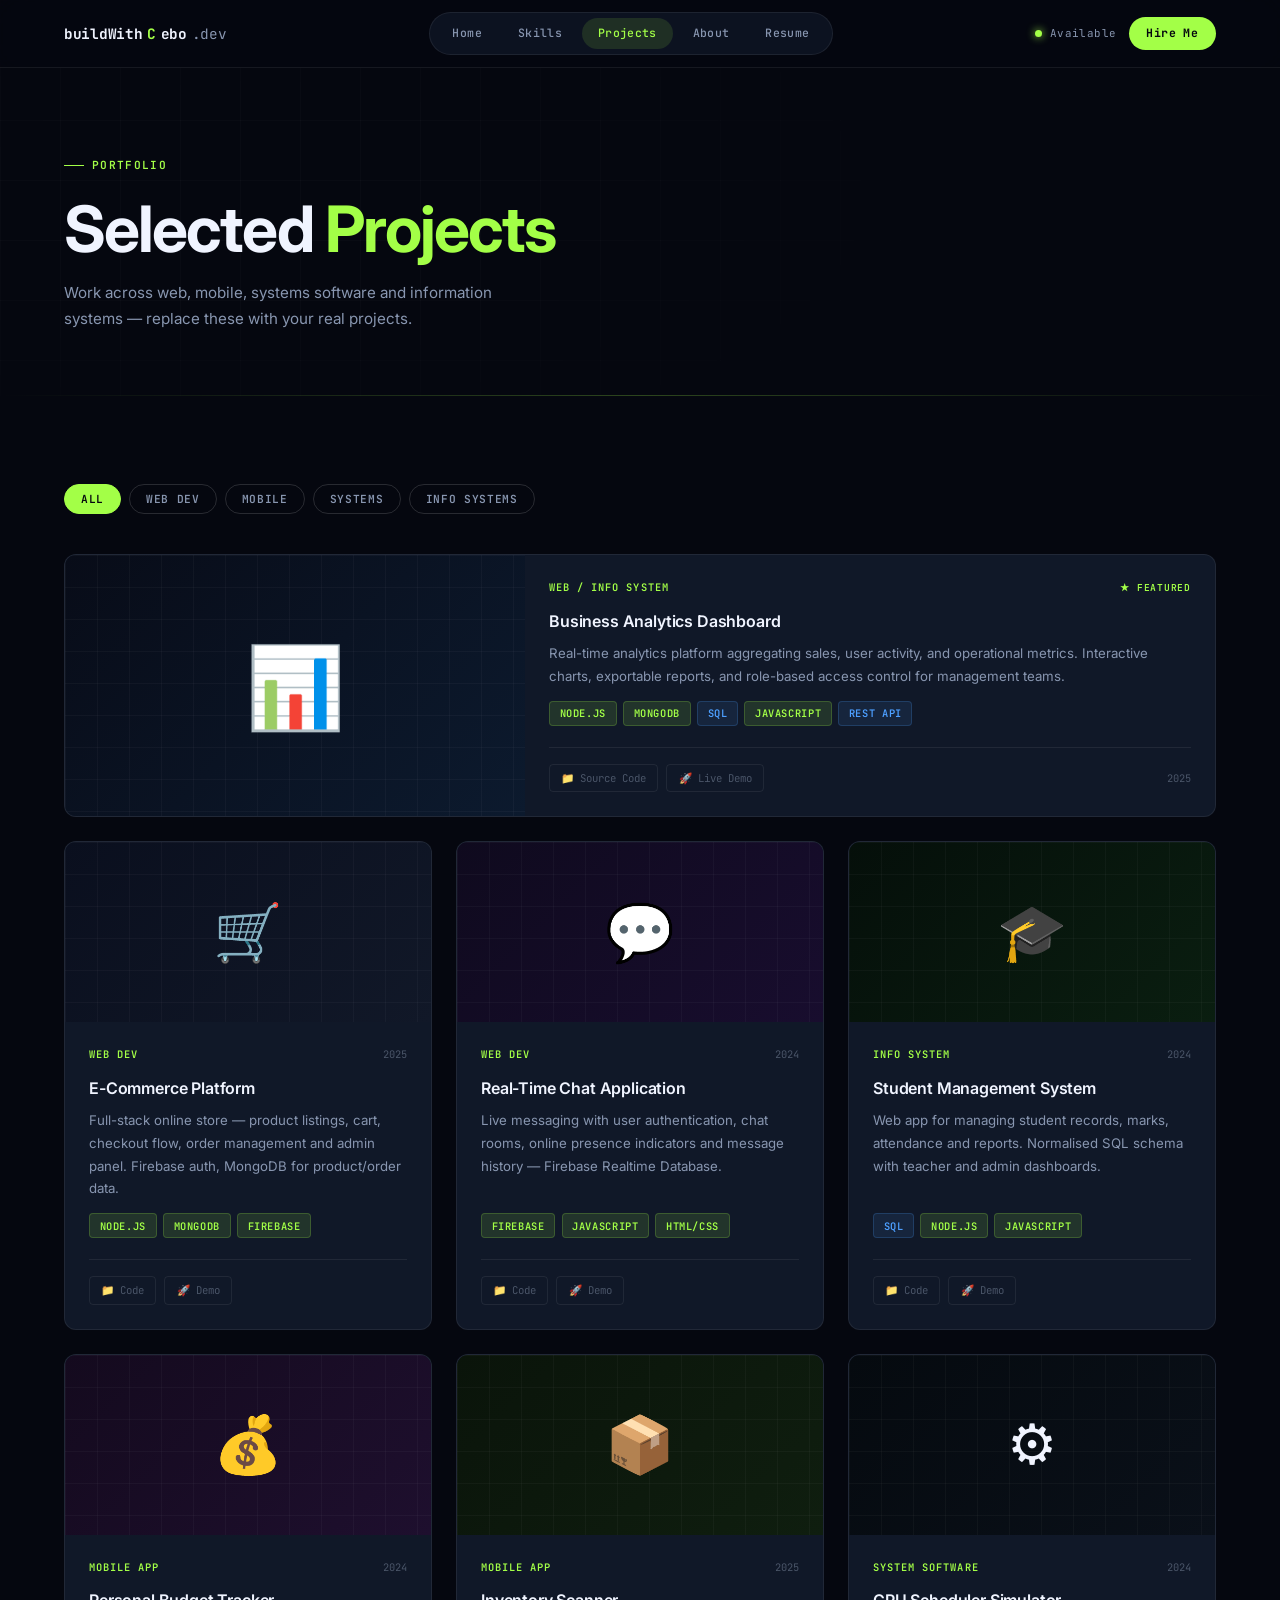
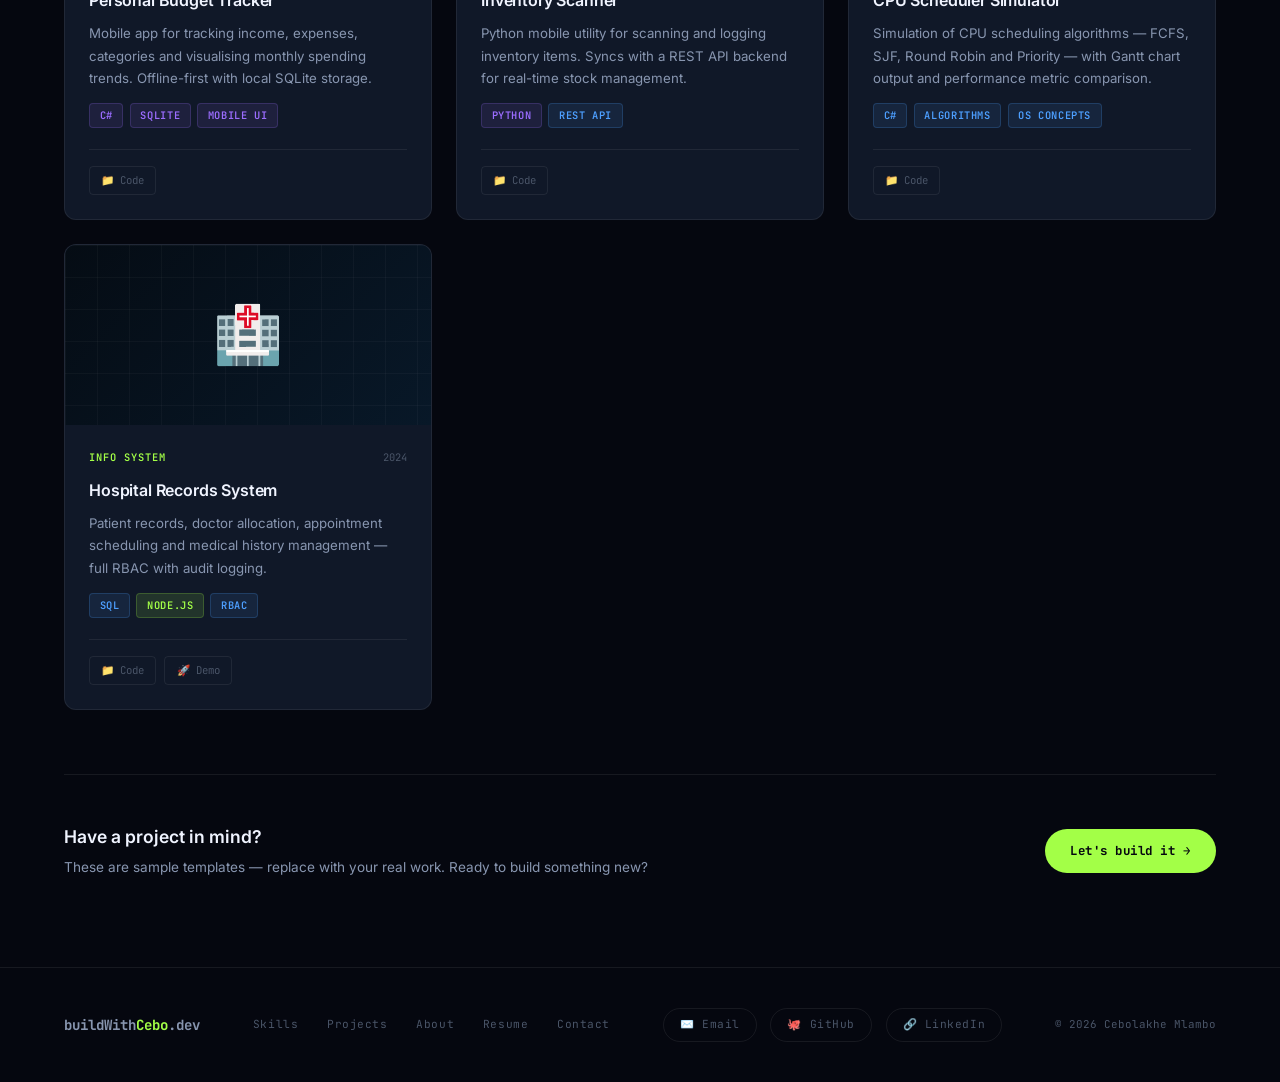
<file: projects.html>
﻿<!DOCTYPE html>
<html lang="en">
<head>
  <meta charset="UTF-8"/>
  <meta name="viewport" content="width=device-width, initial-scale=1.0"/>
  <title>Projects — buildWithCebo.dev</title>
  <meta name="description" content="Explore project work by Cebo Khemlambo, spanning web apps, mobile apps, systems tools and information systems."/>
  <meta name="theme-color" content="#05070f"/>
  <meta property="og:title" content="Projects — buildWithCebo.dev"/>
  <meta property="og:description" content="Explore project work by Cebo Khemlambo, spanning web apps, mobile apps, systems tools and information systems."/>
  <meta property="og:type" content="website"/>
  <meta property="og:url" content="https://buildwithcebo.dev/projects.html"/>
  <meta name="twitter:card" content="summary_large_image"/>
  <link rel="canonical" href="https://buildwithcebo.dev/projects.html"/>
  <script data-goatcounter="https://buildwithcebo.goatcounter.com/count" async src="//gc.zgo.at/count.js"></script>
  <link rel="preconnect" href="https://fonts.googleapis.com"/>
  <link rel="preconnect" href="https://fonts.gstatic.com" crossorigin/>
  <link href="https://fonts.googleapis.com/css2?family=Inter:wght@300;400;500;600;700&family=JetBrains+Mono:wght@400;500;600;700&display=swap" rel="stylesheet"/>
  <link rel="stylesheet" href="style.css"/>
  <style>
    /* filter bar */
    .filter-row {
      display: flex; gap: .5rem; flex-wrap: wrap;
      margin-bottom: 2.5rem;
    }
    .filter-btn {
      font-family: var(--font-mono); font-size: .7rem; font-weight: 600;
      letter-spacing: .06em; text-transform: uppercase;
      padding: .45rem 1rem; border-radius: 50px;
      border: 1px solid var(--border-bright);
      background: transparent; color: var(--text-2);
      cursor: pointer; transition: all .2s;
    }
    .filter-btn:hover { color: var(--text); border-color: rgba(255,255,255,.25); }
    .filter-btn.active { background: var(--lime); color: #05070f; border-color: var(--lime); }

    /* project grid */
    .proj-grid {
      display: grid;
      grid-template-columns: repeat(auto-fill, minmax(320px, 1fr));
      gap: 1.5rem;
    }
    .proj-card {
      background: var(--card);
      border: 1px solid var(--border);
      border-radius: var(--radius-md);
      overflow: hidden;
      display: flex; flex-direction: column;
      transition: all .25s;
    }
    .proj-card:hover {
      border-color: rgba(163,255,71,.2);
      transform: translateY(-4px);
      box-shadow: 0 20px 60px rgba(0,0,0,.5);
    }
    .proj-card.hidden { display: none; }
    .proj-thumb {
      height: 180px;
      display: flex; align-items: center; justify-content: center;
      font-size: 3.5rem; position: relative;
      overflow: hidden;
    }
    .proj-thumb .pt-grid {
      position: absolute; inset: 0;
      background-image: linear-gradient(rgba(255,255,255,.03) 1px,transparent 1px), linear-gradient(90deg,rgba(255,255,255,.03) 1px,transparent 1px);
      background-size: 32px 32px;
    }
    .proj-thumb .pt-icon { position: relative; z-index: 1; }
    .proj-body { padding: 1.5rem; flex: 1; display: flex; flex-direction: column; }
    .proj-meta {
      display: flex; align-items: center; justify-content: space-between;
      margin-bottom: .8rem;
    }
    .proj-type {
      font-family: var(--font-mono); font-size: .65rem; font-weight: 600;
      color: var(--lime); letter-spacing: .1em; text-transform: uppercase;
    }
    .proj-year {
      font-family: var(--font-mono); font-size: .65rem;
      color: var(--text-3);
    }
    .proj-card h3 { font-size: 1rem; font-weight: 600; color: var(--text); margin-bottom: .5rem; letter-spacing: -.01em; }
    .proj-card p { font-size: .83rem; color: var(--text-2); line-height: 1.7; flex: 1; }
    .proj-footer {
      margin-top: 1.3rem; padding-top: 1rem;
      border-top: 1px solid var(--border);
      display: flex; align-items: center; justify-content: space-between;
    }
    .proj-links { display: flex; gap: .5rem; }
    .proj-link {
      font-family: var(--font-mono); font-size: .67rem;
      color: var(--text-3); border: 1px solid var(--border);
      padding: .3rem .7rem; border-radius: 4px; transition: all .2s;
    }
    .proj-link:hover { color: var(--lime); border-color: rgba(163,255,71,.3); }
    .proj-featured {
      font-family: var(--font-mono); font-size: .6rem; font-weight: 600;
      color: var(--lime); letter-spacing: .08em; text-transform: uppercase;
    }

    /* featured large card */
    .proj-card.featured {
      grid-column: 1 / -1;
      display: grid;
      grid-template-columns: 1fr 1.5fr;
    }
    .proj-card.featured .proj-thumb {
      height: 100%; min-height: 240px;
      border-radius: 0; font-size: 5rem;
    }
    @media(max-width:640px){ .proj-card.featured { grid-template-columns: 1fr; } .proj-card.featured .proj-thumb { height: 160px; } }
  </style>
</head>
<body>
<nav>
  <a class="nav-logo" href="index.html">buildWith<span class="dot">C</span>ebo<span class="tld">.dev</span></a>
  <div class="nav-center">
    <a href="index.html">Home</a><a href="skills.html">Skills</a>
    <a href="projects.html">Projects</a><a href="about.html">About</a><a href="resume.html">Resume</a>
  </div>
  <div class="nav-right">
    <div class="nav-status"><span class="pulse"></span>Available</div>
    <a href="contact.html#contact-form" class="btn-nav">Hire Me</a>
    <button class="hamburger" aria-label="Menu"><span></span><span></span><span></span></button>
  </div>
</nav>
<div class="mobile-nav">
  <a href="index.html">Home</a><a href="skills.html">Skills</a>
  <a href="projects.html">Projects</a><a href="about.html">About</a>
  <a href="resume.html">Resume</a>
  <a href="contact.html#contact-form">Hire Me →</a>
</div>

<div class="page-header">
  <div style="position:absolute;inset:0;background-image:linear-gradient(rgba(255,255,255,.02) 1px,transparent 1px),linear-gradient(90deg,rgba(255,255,255,.02) 1px,transparent 1px);background-size:60px 60px;mask-image:radial-gradient(ellipse 60% 80% at 20% 50%,black 30%,transparent 100%)"></div>
  <div class="ph-eyebrow">Portfolio</div>
  <h1 class="ph-title">Selected <em>Projects</em></h1>
  <p class="ph-desc">Work across web, mobile, systems software and information systems — replace these with your real projects.</p>
  <div class="ph-line"></div>
</div>

<section class="section">
  <div class="filter-row reveal">
    <button class="filter-btn active" data-filter="all">All</button>
    <button class="filter-btn" data-filter="web">Web Dev</button>
    <button class="filter-btn" data-filter="mobile">Mobile</button>
    <button class="filter-btn" data-filter="system">Systems</button>
    <button class="filter-btn" data-filter="infosys">Info Systems</button>
  </div>
  <div class="proj-grid">

    <!-- Featured -->
    <div class="proj-card featured reveal" data-cat="web infosys">
      <div class="proj-thumb" style="background:linear-gradient(135deg,#080c18,#0c1a2e)">
        <div class="pt-grid"></div>
        <span class="pt-icon">📊</span>
      </div>
      <div class="proj-body">
        <div class="proj-meta">
          <span class="proj-type">Web / Info System</span>
          <span class="proj-featured">★ Featured</span>
        </div>
        <h3>Business Analytics Dashboard</h3>
        <p>Real-time analytics platform aggregating sales, user activity, and operational metrics. Interactive charts, exportable reports, and role-based access control for management teams.</p>
        <div class="chips-row"><span class="chip chip-lime">Node.js</span><span class="chip chip-lime">MongoDB</span><span class="chip chip-blue">SQL</span><span class="chip chip-lime">JavaScript</span><span class="chip chip-blue">REST API</span></div>
        <div class="proj-footer">
          <div class="proj-links">
            <a class="proj-link" href="contact.html?project=Business%20Analytics%20Dashboard#contact-form">📁 Source Code</a>
            <a class="proj-link" href="contact.html?project=Business%20Analytics%20Dashboard#contact-form">🚀 Live Demo</a>
          </div>
          <span class="proj-year">2025</span>
        </div>
      </div>
    </div>

    <div class="proj-card reveal" data-cat="web">
      <div class="proj-thumb" style="background:linear-gradient(135deg,#0a0f1e,#111828)">
        <div class="pt-grid"></div><span class="pt-icon">🛒</span>
      </div>
      <div class="proj-body">
        <div class="proj-meta"><span class="proj-type">Web Dev</span><span class="proj-year">2025</span></div>
        <h3>E-Commerce Platform</h3>
        <p>Full-stack online store — product listings, cart, checkout flow, order management and admin panel. Firebase auth, MongoDB for product/order data.</p>
        <div class="chips-row"><span class="chip chip-lime">Node.js</span><span class="chip chip-lime">MongoDB</span><span class="chip chip-lime">Firebase</span></div>
        <div class="proj-footer"><div class="proj-links"><a class="proj-link" href="contact.html?project=E-Commerce%20Platform#contact-form">📁 Code</a><a class="proj-link" href="contact.html?project=E-Commerce%20Platform#contact-form">🚀 Demo</a></div></div>
      </div>
    </div>

    <div class="proj-card reveal" data-cat="web">
      <div class="proj-thumb" style="background:linear-gradient(135deg,#0f0a1e,#180d2e)">
        <div class="pt-grid"></div><span class="pt-icon">💬</span>
      </div>
      <div class="proj-body">
        <div class="proj-meta"><span class="proj-type">Web Dev</span><span class="proj-year">2024</span></div>
        <h3>Real-Time Chat Application</h3>
        <p>Live messaging with user authentication, chat rooms, online presence indicators and message history — Firebase Realtime Database.</p>
        <div class="chips-row"><span class="chip chip-lime">Firebase</span><span class="chip chip-lime">JavaScript</span><span class="chip chip-lime">HTML/CSS</span></div>
        <div class="proj-footer"><div class="proj-links"><a class="proj-link" href="contact.html?project=Real-Time%20Chat%20Application#contact-form">📁 Code</a><a class="proj-link" href="contact.html?project=Real-Time%20Chat%20Application#contact-form">🚀 Demo</a></div></div>
      </div>
    </div>

    <div class="proj-card reveal" data-cat="web infosys">
      <div class="proj-thumb" style="background:linear-gradient(135deg,#050f0a,#0a1e10)">
        <div class="pt-grid"></div><span class="pt-icon">🎓</span>
      </div>
      <div class="proj-body">
        <div class="proj-meta"><span class="proj-type">Info System</span><span class="proj-year">2024</span></div>
        <h3>Student Management System</h3>
        <p>Web app for managing student records, marks, attendance and reports. Normalised SQL schema with teacher and admin dashboards.</p>
        <div class="chips-row"><span class="chip chip-blue">SQL</span><span class="chip chip-lime">Node.js</span><span class="chip chip-lime">JavaScript</span></div>
        <div class="proj-footer"><div class="proj-links"><a class="proj-link" href="contact.html?project=Student%20Management%20System#contact-form">📁 Code</a><a class="proj-link" href="contact.html?project=Student%20Management%20System#contact-form">🚀 Demo</a></div></div>
      </div>
    </div>

    <div class="proj-card reveal" data-cat="mobile">
      <div class="proj-thumb" style="background:linear-gradient(135deg,#140a1e,#1e0f2e)">
        <div class="pt-grid"></div><span class="pt-icon">💰</span>
      </div>
      <div class="proj-body">
        <div class="proj-meta"><span class="proj-type">Mobile App</span><span class="proj-year">2024</span></div>
        <h3>Personal Budget Tracker</h3>
        <p>Mobile app for tracking income, expenses, categories and visualising monthly spending trends. Offline-first with local SQLite storage.</p>
        <div class="chips-row"><span class="chip chip-purple">C#</span><span class="chip chip-purple">SQLite</span><span class="chip chip-purple">Mobile UI</span></div>
        <div class="proj-footer"><div class="proj-links"><a class="proj-link" href="contact.html?project=Personal%20Budget%20Tracker#contact-form">📁 Code</a></div></div>
      </div>
    </div>

    <div class="proj-card reveal" data-cat="mobile">
      <div class="proj-thumb" style="background:linear-gradient(135deg,#0a140a,#0f1e0f)">
        <div class="pt-grid"></div><span class="pt-icon">📦</span>
      </div>
      <div class="proj-body">
        <div class="proj-meta"><span class="proj-type">Mobile App</span><span class="proj-year">2025</span></div>
        <h3>Inventory Scanner</h3>
        <p>Python mobile utility for scanning and logging inventory items. Syncs with a REST API backend for real-time stock management.</p>
        <div class="chips-row"><span class="chip chip-purple">Python</span><span class="chip chip-blue">REST API</span></div>
        <div class="proj-footer"><div class="proj-links"><a class="proj-link" href="contact.html?project=Inventory%20Scanner#contact-form">📁 Code</a></div></div>
      </div>
    </div>

    <div class="proj-card reveal" data-cat="system">
      <div class="proj-thumb" style="background:linear-gradient(135deg,#050a0f,#0a1019)">
        <div class="pt-grid"></div><span class="pt-icon">⚙️</span>
      </div>
      <div class="proj-body">
        <div class="proj-meta"><span class="proj-type">System Software</span><span class="proj-year">2024</span></div>
        <h3>CPU Scheduler Simulator</h3>
        <p>Simulation of CPU scheduling algorithms — FCFS, SJF, Round Robin and Priority — with Gantt chart output and performance metric comparison.</p>
        <div class="chips-row"><span class="chip chip-blue">C#</span><span class="chip chip-blue">Algorithms</span><span class="chip chip-blue">OS Concepts</span></div>
        <div class="proj-footer"><div class="proj-links"><a class="proj-link" href="contact.html?project=CPU%20Scheduler%20Simulator#contact-form">📁 Code</a></div></div>
      </div>
    </div>

    <div class="proj-card reveal" data-cat="infosys">
      <div class="proj-thumb" style="background:linear-gradient(135deg,#050c14,#081828)">
        <div class="pt-grid"></div><span class="pt-icon">🏥</span>
      </div>
      <div class="proj-body">
        <div class="proj-meta"><span class="proj-type">Info System</span><span class="proj-year">2024</span></div>
        <h3>Hospital Records System</h3>
        <p>Patient records, doctor allocation, appointment scheduling and medical history management — full RBAC with audit logging.</p>
        <div class="chips-row"><span class="chip chip-blue">SQL</span><span class="chip chip-lime">Node.js</span><span class="chip chip-blue">RBAC</span></div>
        <div class="proj-footer"><div class="proj-links"><a class="proj-link" href="contact.html?project=Hospital%20Records%20System#contact-form">📁 Code</a><a class="proj-link" href="contact.html?project=Hospital%20Records%20System#contact-form">🚀 Demo</a></div></div>
      </div>
    </div>

  </div>

  <!-- CTA -->
  <div style="margin-top:4rem;padding-top:3rem;border-top:1px solid var(--border);display:flex;align-items:center;justify-content:space-between;flex-wrap:wrap;gap:1.5rem" class="reveal">
    <div>
      <div style="font-size:1.1rem;font-weight:600;margin-bottom:.4rem">Have a project in mind?</div>
      <div style="font-size:.85rem;color:var(--text-2)">These are sample templates — replace with your real work. Ready to build something new?</div>
    </div>
    <a class="btn btn-lime" href="contact.html#contact-form">Let's build it →</a>
  </div>
</section>

<footer>
  <div class="footer-inner">
    <div class="footer-logo">buildWith<span>Cebo</span>.dev</div>
    <div class="footer-links">
      <a href="skills.html">Skills</a><a href="projects.html">Projects</a>
      <a href="about.html">About</a><a href="resume.html">Resume</a><a href="contact.html#contact-form">Contact</a>
    </div>
    <div class="footer-social">
      <a href="mailto:cebolakhemlambo05@gmail.com" aria-label="Email">✉️ Email</a>
      <a href="https://github.com/cebolakhemlambo05-cpu" aria-label="GitHub">🐙 GitHub</a>
      <a href="https://www.linkedin.com/in/cebolakhe-mlambo-a35b69354/" aria-label="LinkedIn">🔗 LinkedIn</a>
    </div>
    <div class="footer-copy">© 2026 Cebolakhe Mlambo</div>
  </div>
</footer>
<script src="nav.js"></script>
<script>
  document.querySelectorAll('.filter-btn').forEach(btn => {
    btn.addEventListener('click', () => {
      document.querySelectorAll('.filter-btn').forEach(b => b.classList.remove('active'));
      btn.classList.add('active');
      const f = btn.dataset.filter;
      document.querySelectorAll('.proj-card').forEach(c => {
        c.classList.toggle('hidden', f !== 'all' && !(c.dataset.cat || '').includes(f));
      });
    });
  });
</script>
</body>
</html>
</file>
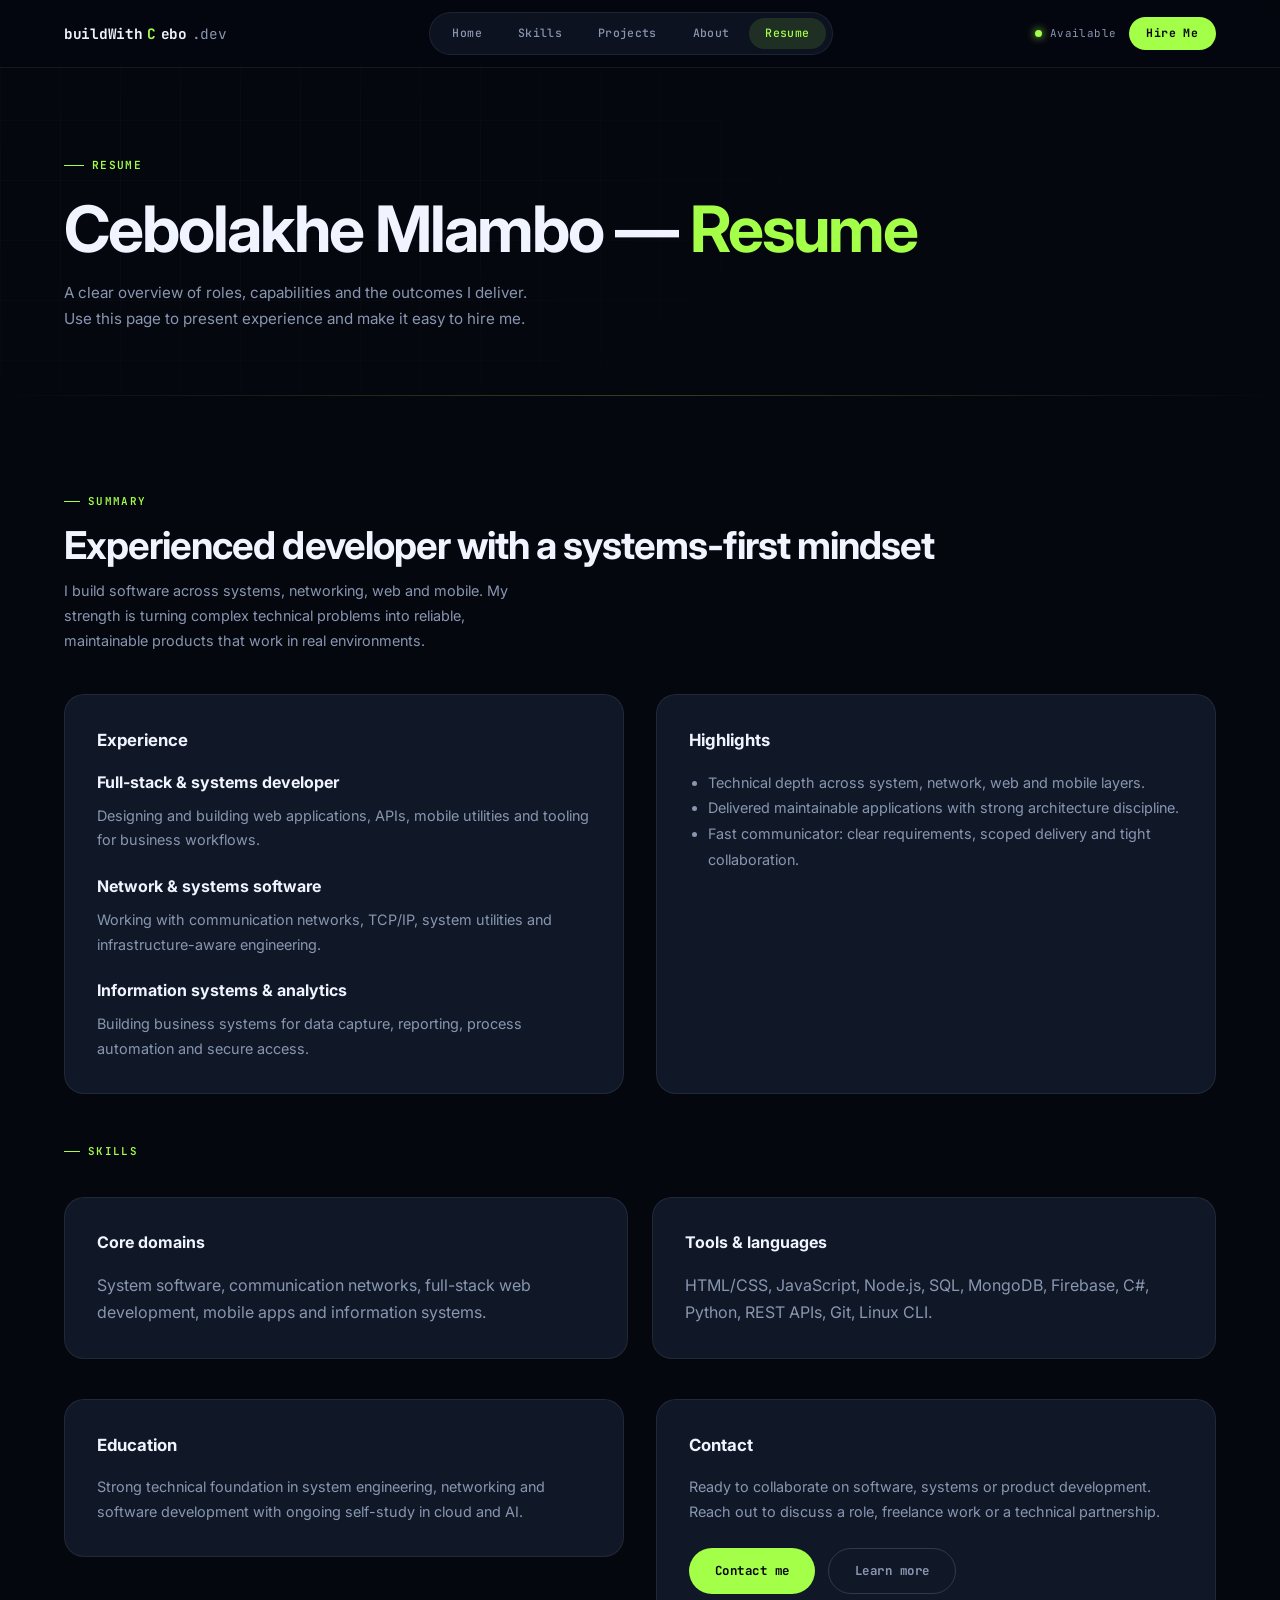
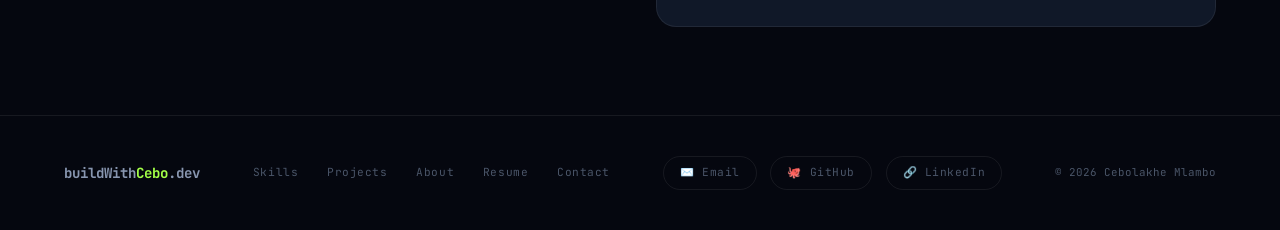
<file: resume.html>
﻿<!DOCTYPE html>
<html lang="en">
<head>
  <meta charset="UTF-8"/>
  <meta name="viewport" content="width=device-width, initial-scale=1.0"/>
  <title>Resume — buildWithCebo.dev</title>
  <meta name="description" content="Resume page for Cebolakhe Mlambo with experience, skills, and a quick way to contact for work opportunities."/>
  <meta name="theme-color" content="#05070f"/>
  <meta property="og:title" content="Resume — buildWithCebo.dev"/>
  <meta property="og:description" content="Resume page for Cebolakhe Mlambo with experience, skills, and a quick way to contact for work opportunities."/>
  <meta property="og:type" content="website"/>
  <meta property="og:url" content="https://buildwithcebo.dev/resume.html"/>
  <meta name="twitter:card" content="summary_large_image"/>
  <link rel="canonical" href="https://buildwithcebo.dev/resume.html"/>
  <script data-goatcounter="https://buildwithcebo.goatcounter.com/count" async src="//gc.zgo.at/count.js"></script>
  <link rel="preconnect" href="https://fonts.googleapis.com"/>
  <link rel="preconnect" href="https://fonts.gstatic.com" crossorigin=""/>
  <link href="https://fonts.googleapis.com/css2?family=Inter:wght@300;400;500;600;700&family=JetBrains+Mono:wght@400;500;600;700&display=swap" rel="stylesheet"/>
  <link rel="stylesheet" href="style.css"/>
</head>
<body>
<nav>
  <a class="nav-logo" href="index.html">buildWith<span class="dot">C</span>ebo<span class="tld">.dev</span></a>
  <div class="nav-center">
    <a href="index.html">Home</a>
    <a href="skills.html">Skills</a>
    <a href="projects.html">Projects</a>
    <a href="about.html">About</a>
    <a href="resume.html">Resume</a>
  </div>
  <div class="nav-right">
    <div class="nav-status"><span class="pulse"></span>Available</div>
    <a href="contact.html#contact-form" class="btn-nav">Hire Me</a>
    <button class="hamburger" aria-label="Menu"><span></span><span></span><span></span></button>
  </div>
</nav>
<div class="mobile-nav">
  <a href="index.html">Home</a>
  <a href="skills.html">Skills</a>
  <a href="projects.html">Projects</a>
  <a href="about.html">About</a>
  <a href="resume.html">Resume</a>
  <a href="contact.html#contact-form">Hire Me →</a>
</div>

<div class="page-header">
  <div style="position:absolute;inset:0;background-image:linear-gradient(rgba(255,255,255,.02) 1px,transparent 1px),linear-gradient(90deg,rgba(255,255,255,.02) 1px,transparent 1px);background-size:60px 60px;mask-image:radial-gradient(ellipse 60% 80% at 20% 50%,black 30%,transparent 100%)"></div>
  <div class="ph-eyebrow">Resume</div>
  <h1 class="ph-title">Cebolakhe Mlambo — <em>Resume</em></h1>
  <p class="ph-desc">A clear overview of roles, capabilities and the outcomes I deliver. Use this page to present experience and make it easy to hire me.</p>
  <div class="ph-line"></div>
</div>

<section class="section">
  <div style="max-width:var(--max-w);margin:0 auto;display:grid;gap:2.5rem;">
    <div class="reveal">
      <div class="eyebrow">Summary</div>
      <h2 class="section-heading">Experienced developer with a systems-first mindset</h2>
      <p class="section-body">I build software across systems, networking, web and mobile. My strength is turning complex technical problems into reliable, maintainable products that work in real environments.</p>
    </div>

    <div class="reveal" style="display:grid;grid-template-columns:1fr 1fr;gap:2rem;">
      <div style="background:var(--card);border:1px solid var(--border);border-radius:var(--radius-lg);padding:2rem;">
        <h3 style="margin-bottom:1rem;font-size:1.05rem;color:var(--text);">Experience</h3>
        <div style="margin-bottom:1.3rem;">
          <strong>Full-stack & systems developer</strong>
          <p style="color:var(--text-2);font-size:.9rem;line-height:1.7;margin:.55rem 0 0;">Designing and building web applications, APIs, mobile utilities and tooling for business workflows.</p>
        </div>
        <div style="margin-bottom:1.3rem;">
          <strong>Network & systems software</strong>
          <p style="color:var(--text-2);font-size:.9rem;line-height:1.7;margin:.55rem 0 0;">Working with communication networks, TCP/IP, system utilities and infrastructure-aware engineering.</p>
        </div>
        <div>
          <strong>Information systems & analytics</strong>
          <p style="color:var(--text-2);font-size:.9rem;line-height:1.7;margin:.55rem 0 0;">Building business systems for data capture, reporting, process automation and secure access.</p>
        </div>
      </div>
      <div style="background:var(--card);border:1px solid var(--border);border-radius:var(--radius-lg);padding:2rem;">
        <h3 style="margin-bottom:1rem;font-size:1.05rem;color:var(--text);">Highlights</h3>
        <ul style="color:var(--text-2);font-size:.9rem;line-height:1.8;padding-left:1.2rem;">
          <li>Technical depth across system, network, web and mobile layers.</li>
          <li>Delivered maintainable applications with strong architecture discipline.</li>
          <li>Fast communicator: clear requirements, scoped delivery and tight collaboration.</li>
        </ul>
      </div>
    </div>

    <div class="reveal">
      <div class="eyebrow">Skills</div>
      <div class="grid-2" style="margin-top:1.5rem;">
        <div style="background:var(--card);border:1px solid var(--border);border-radius:var(--radius-lg);padding:2rem;">
          <h3 style="font-size:1rem;margin-bottom:1rem;color:var(--text);">Core domains</h3>
          <p style="color:var(--text-2);line-height:1.7;">System software, communication networks, full-stack web development, mobile apps and information systems.</p>
        </div>
        <div style="background:var(--card);border:1px solid var(--border);border-radius:var(--radius-lg);padding:2rem;">
          <h3 style="font-size:1rem;margin-bottom:1rem;color:var(--text);">Tools & languages</h3>
          <p style="color:var(--text-2);line-height:1.7;">HTML/CSS, JavaScript, Node.js, SQL, MongoDB, Firebase, C#, Python, REST APIs, Git, Linux CLI.</p>
        </div>
      </div>
    </div>

    <div class="reveal" style="display:grid;grid-template-columns:1fr 1fr;gap:2rem;align-items:start;">
      <div style="background:var(--card);border:1px solid var(--border);border-radius:var(--radius-lg);padding:2rem;">
        <h3 style="margin-bottom:1rem;font-size:1.05rem;color:var(--text);">Education</h3>
        <p style="color:var(--text-2);font-size:.9rem;line-height:1.7;">Strong technical foundation in system engineering, networking and software development with ongoing self-study in cloud and AI.</p>
      </div>
      <div style="background:var(--card);border:1px solid var(--border);border-radius:var(--radius-lg);padding:2rem;">
        <h3 style="margin-bottom:1rem;font-size:1.05rem;color:var(--text);">Contact</h3>
        <p style="color:var(--text-2);font-size:.9rem;line-height:1.7;">Ready to collaborate on software, systems or product development. Reach out to discuss a role, freelance work or a technical partnership.</p>
        <div style="margin-top:1.5rem;display:flex;gap:.8rem;flex-wrap:wrap;">
          <a class="btn btn-lime" href="contact.html#contact-form">Contact me</a>
          <a class="btn btn-ghost" href="about.html">Learn more</a>
        </div>
      </div>
    </div>
  </div>
</section>

<footer>
  <div class="footer-inner">
    <div class="footer-logo">buildWith<span>Cebo</span>.dev</div>
    <div class="footer-links">
      <a href="skills.html">Skills</a>
      <a href="projects.html">Projects</a>
      <a href="about.html">About</a>
      <a href="resume.html">Resume</a>
      <a href="contact.html#contact-form">Contact</a>
    </div>
    <div class="footer-social">
      <a href="mailto:cebolakhemlambo05@gmail.com" aria-label="Email">✉️ Email</a>
      <a href="https://github.com/cebolakhemlambo05-cpu" aria-label="GitHub">🐙 GitHub</a>
      <a href="https://www.linkedin.com/in/cebolakhe-mlambo-a35b69354/" aria-label="LinkedIn">🔗 LinkedIn</a>
    </div>
    <div class="footer-copy">© 2026 Cebolakhe Mlambo</div>
  </div>
</footer>

<script src="nav.js"></script>
</body>
</html>
</file>
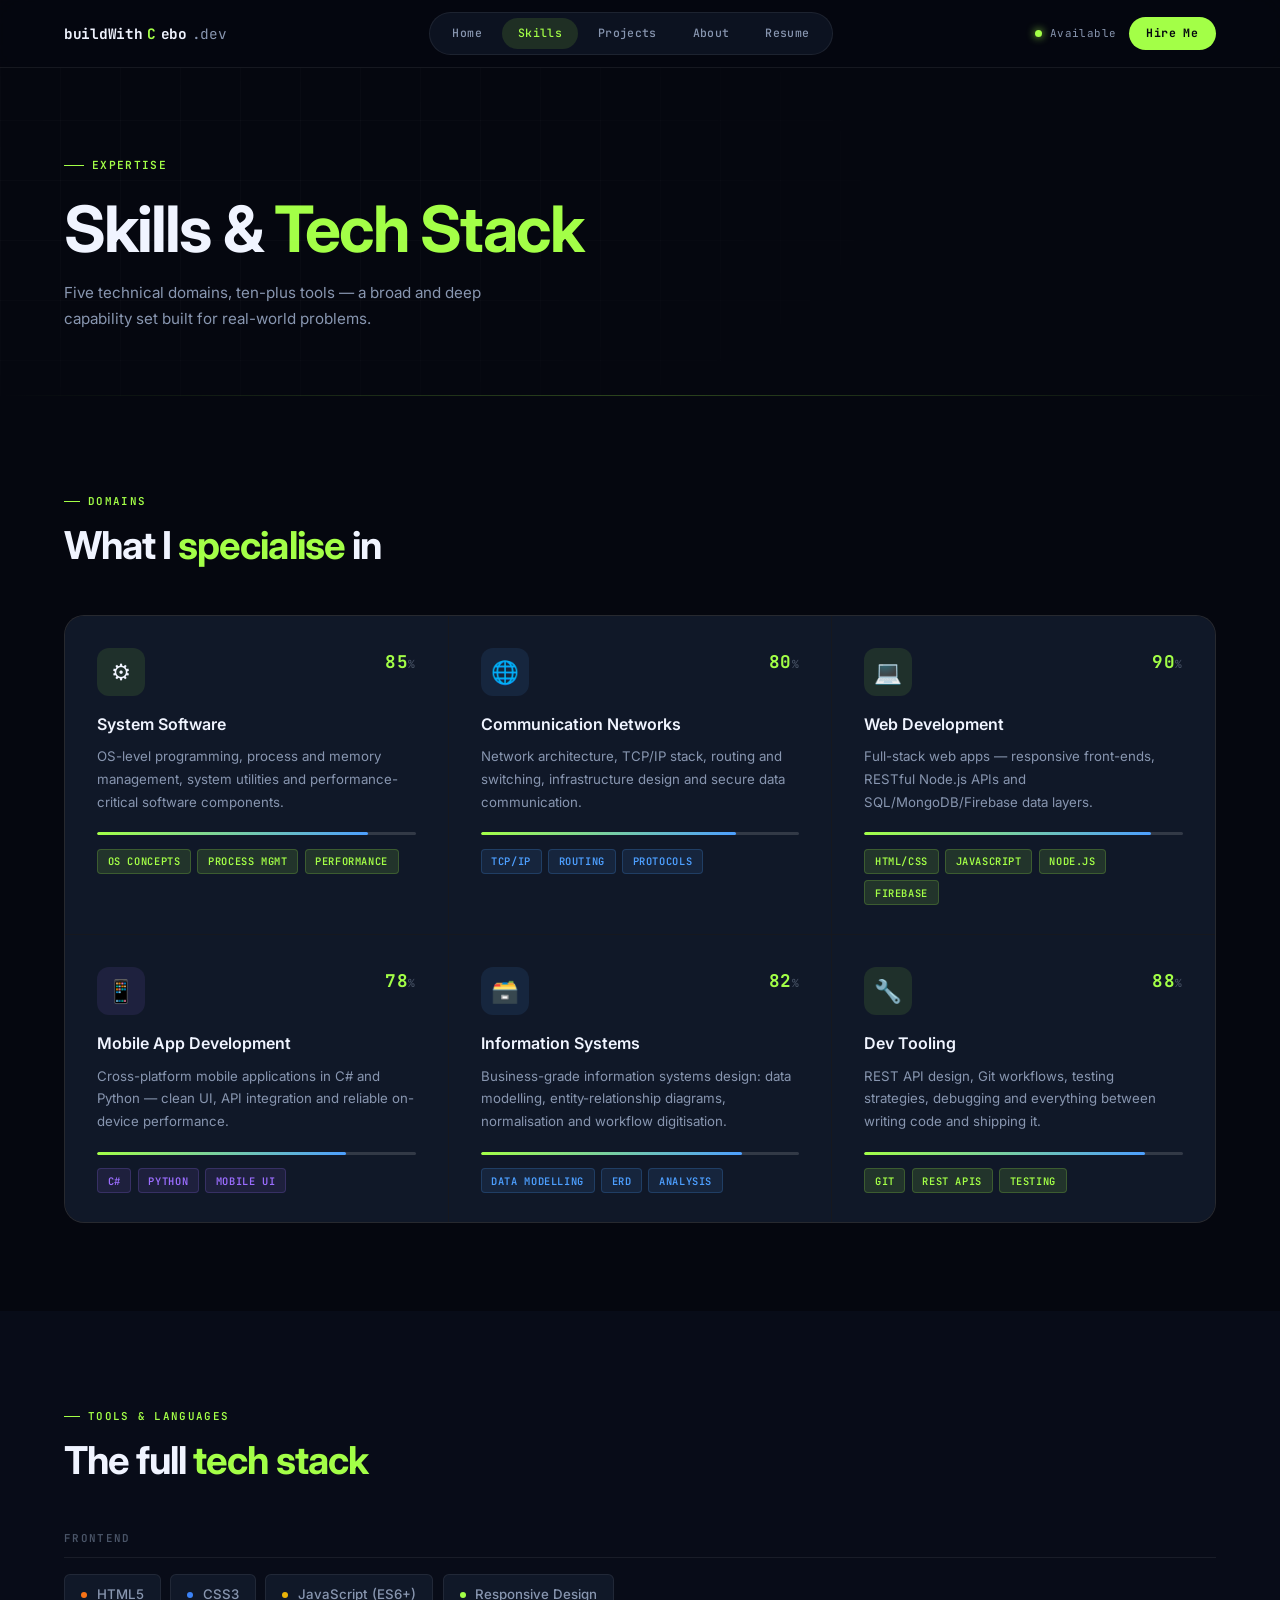
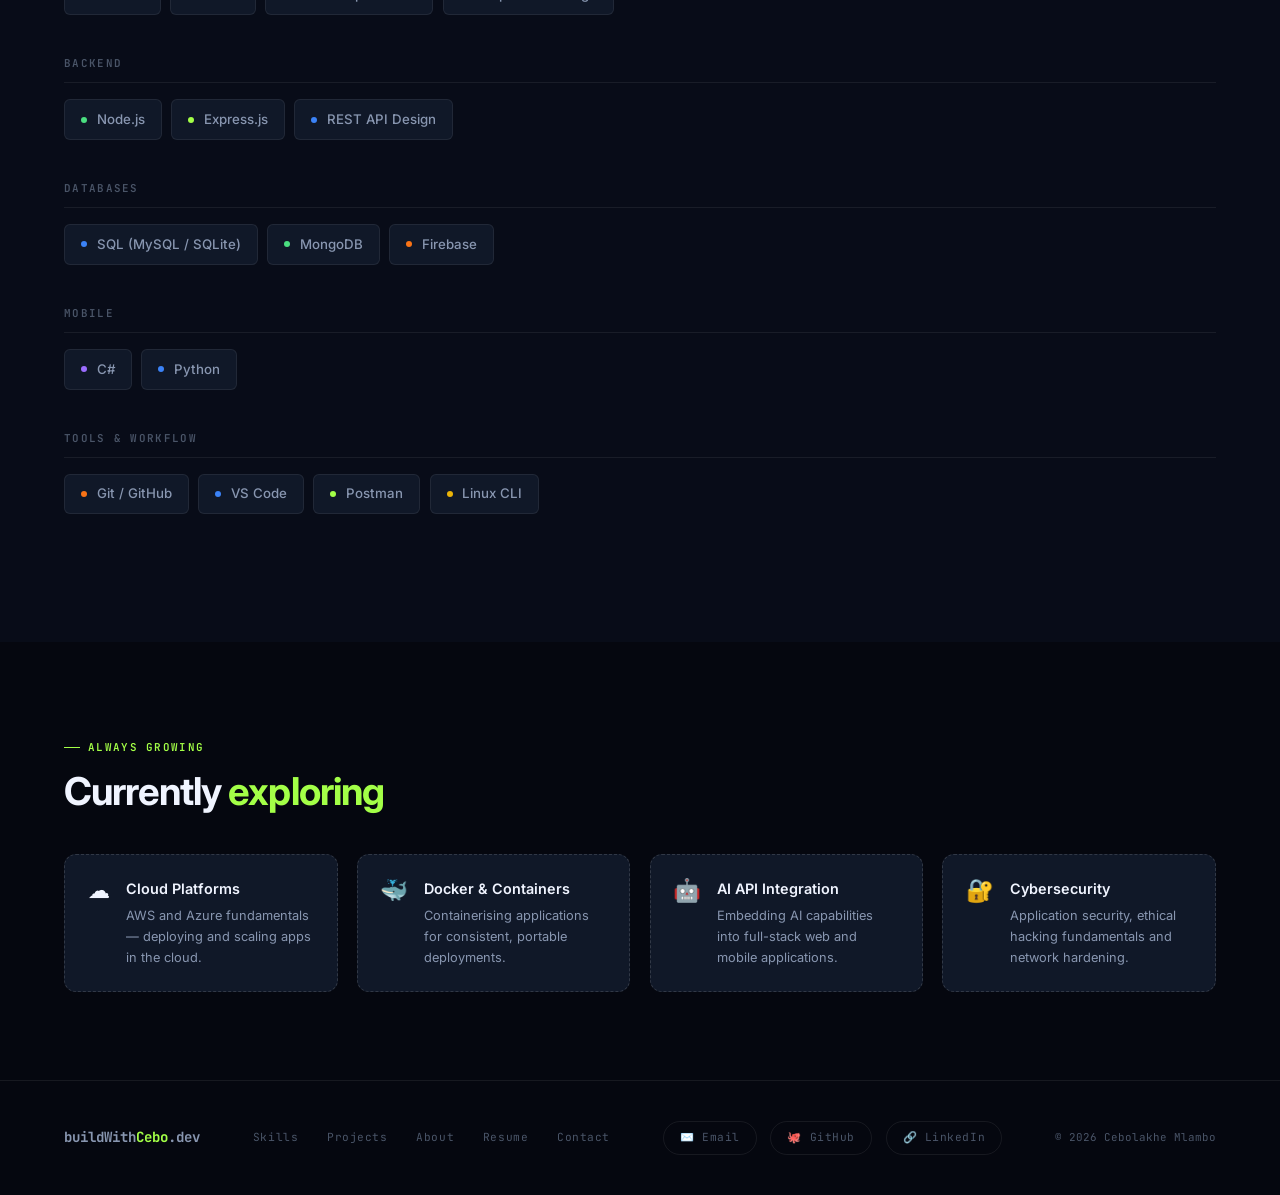
<file: skills.html>
﻿<!DOCTYPE html>
<html lang="en">
<head>
  <meta charset="UTF-8"/>
  <meta name="viewport" content="width=device-width, initial-scale=1.0"/>
  <title>Skills — buildWithCebo.dev</title>
  <meta name="description" content="Discover the technical skills and domains where Cebo Khemlambo delivers value, from system software and networks to web and mobile development."/>
  <meta name="theme-color" content="#05070f"/>
  <meta property="og:title" content="Skills — buildWithCebo.dev"/>
  <meta property="og:description" content="Discover the technical skills and domains where Cebo Khemlambo delivers value, from system software and networks to web and mobile development."/>
  <meta property="og:type" content="website"/>
  <meta property="og:url" content="https://buildwithcebo.dev/skills.html"/>
  <meta name="twitter:card" content="summary_large_image"/>
  <link rel="canonical" href="https://buildwithcebo.dev/skills.html"/>
  <script data-goatcounter="https://buildwithcebo.goatcounter.com/count" async src="//gc.zgo.at/count.js"></script>
  <link rel="preconnect" href="https://fonts.googleapis.com"/>
  <link rel="preconnect" href="https://fonts.gstatic.com" crossorigin/>
  <link href="https://fonts.googleapis.com/css2?family=Inter:wght@300;400;500;600;700&family=JetBrains+Mono:wght@400;500;600;700&display=swap" rel="stylesheet"/>
  <link rel="stylesheet" href="style.css"/>
  <style>
    /* ── DOMAIN CARDS ── */
    .domain-grid {
      display: grid;
      grid-template-columns: repeat(auto-fill, minmax(340px, 1fr));
      gap: 1px;
      background: var(--border);
      border: 1px solid var(--border);
      border-radius: var(--radius-lg);
      overflow: hidden;
      margin-top: 3rem;
    }
    .domain-card {
      background: var(--card);
      padding: 2rem 2rem 1.8rem;
      transition: background .2s;
      position: relative;
    }
    .domain-card:hover { background: var(--card-hover); }
    .dc-header { display: flex; align-items: flex-start; justify-content: space-between; margin-bottom: 1rem; }
    .dc-icon {
      width: 48px; height: 48px; border-radius: 12px;
      display: flex; align-items: center; justify-content: center;
      font-size: 1.4rem;
    }
    .dc-pct {
      font-family: var(--font-mono); font-size: .7rem;
      color: var(--text-3); letter-spacing: .05em;
    }
    .dc-pct span { color: var(--lime); font-size: 1.1rem; font-weight: 700; }
    .domain-card h3 { font-size: 1rem; font-weight: 600; color: var(--text); margin-bottom: .5rem; }
    .domain-card p { font-size: .83rem; color: var(--text-2); line-height: 1.7; }
    .dc-bar { margin-top: 1.2rem; height: 3px; background: var(--border-bright); border-radius: 3px; overflow: hidden; }
    .dc-fill { height: 100%; border-radius: 3px; background: linear-gradient(90deg, var(--lime), var(--blue)); width: 0; transition: width 1.2s cubic-bezier(.25,.46,.45,.94); }

    /* ── TECH STACK ── */
    .stack-section { margin-top: 3rem; }
    .stack-category { margin-bottom: 2.5rem; }
    .stack-cat-label {
      font-family: var(--font-mono); font-size: .68rem; font-weight: 600;
      color: var(--text-3); letter-spacing: .12em; text-transform: uppercase;
      margin-bottom: 1rem;
      padding-bottom: .6rem; border-bottom: 1px solid var(--border);
    }
    .stack-pills { display: flex; flex-wrap: wrap; gap: .6rem; }
    .stack-pill {
      display: flex; align-items: center; gap: .6rem;
      background: var(--card); border: 1px solid var(--border);
      border-radius: var(--radius-sm); padding: .55rem 1rem;
      font-size: .83rem; font-weight: 500; color: var(--text-2);
      transition: all .2s; cursor: default;
    }
    .stack-pill:hover { border-color: var(--border-bright); color: var(--text); background: var(--card-hover); }
    .stack-pill .sp-dot { width: 6px; height: 6px; border-radius: 50%; flex-shrink: 0; }

    /* ── CURRENTLY LEARNING ── */
    .learn-grid { display: grid; grid-template-columns: repeat(auto-fill, minmax(260px,1fr)); gap: 1.2rem; margin-top: 2.5rem; }
    .learn-item {
      display: flex; gap: 1rem; padding: 1.4rem;
      background: var(--card); border: 1px dashed var(--border-bright);
      border-radius: var(--radius-md); transition: border-color .2s;
    }
    .learn-item:hover { border-color: rgba(77,159,255,.35); }
    .li-icon { font-size: 1.4rem; flex-shrink: 0; line-height: 1; padding-top: .1rem; }
    .li-title { font-size: .9rem; font-weight: 600; color: var(--text); margin-bottom: .3rem; }
    .li-desc { font-size: .8rem; color: var(--text-2); line-height: 1.65; }
  </style>
</head>
<body>
<nav>
  <a class="nav-logo" href="index.html">buildWith<span class="dot">C</span>ebo<span class="tld">.dev</span></a>
  <div class="nav-center">
    <a href="index.html">Home</a>
    <a href="skills.html">Skills</a>
    <a href="projects.html">Projects</a>
    <a href="about.html">About</a>
    <a href="resume.html">Resume</a>
  </div>
  <div class="nav-right">
    <div class="nav-status"><span class="pulse"></span>Available</div>
    <a href="contact.html#contact-form" class="btn-nav">Hire Me</a>
    <button class="hamburger" aria-label="Menu"><span></span><span></span><span></span></button>
  </div>
</nav>
<div class="mobile-nav">
  <a href="index.html">Home</a><a href="skills.html">Skills</a>
  <a href="projects.html">Projects</a><a href="about.html">About</a>
  <a href="resume.html">Resume</a>
  <a href="contact.html#contact-form">Hire Me →</a>
</div>

<div class="page-header">
  <div class="page-header-grid" style="position:absolute;inset:0;background-image:linear-gradient(rgba(255,255,255,.02) 1px,transparent 1px),linear-gradient(90deg,rgba(255,255,255,.02) 1px,transparent 1px);background-size:60px 60px;mask-image:radial-gradient(ellipse 60% 80% at 20% 50%,black 30%,transparent 100%)"></div>
  <div class="ph-eyebrow anim-1">Expertise</div>
  <h1 class="ph-title anim-2">Skills &amp; <em>Tech Stack</em></h1>
  <p class="ph-desc anim-3">Five technical domains, ten-plus tools — a broad and deep capability set built for real-world problems.</p>
  <div class="ph-line"></div>
</div>

<!-- DOMAINS -->
<section class="section">
  <div class="reveal"><div class="eyebrow">Domains</div><h2 class="section-heading">What I <em>specialise</em> in</h2></div>
  <div class="domain-grid">
    <div class="domain-card reveal">
      <div class="dc-header">
        <div class="dc-icon" style="background:rgba(163,255,71,.1)">⚙️</div>
        <div class="dc-pct"><span>85</span>%</div>
      </div>
      <h3>System Software</h3>
      <p>OS-level programming, process and memory management, system utilities and performance-critical software components.</p>
      <div class="dc-bar"><div class="dc-fill" data-w="85"></div></div>
      <div class="chips-row"><span class="chip chip-lime">OS Concepts</span><span class="chip chip-lime">Process Mgmt</span><span class="chip chip-lime">Performance</span></div>
    </div>
    <div class="domain-card reveal">
      <div class="dc-header">
        <div class="dc-icon" style="background:rgba(77,159,255,.1)">🌐</div>
        <div class="dc-pct"><span>80</span>%</div>
      </div>
      <h3>Communication Networks</h3>
      <p>Network architecture, TCP/IP stack, routing and switching, infrastructure design and secure data communication.</p>
      <div class="dc-bar"><div class="dc-fill" data-w="80"></div></div>
      <div class="chips-row"><span class="chip chip-blue">TCP/IP</span><span class="chip chip-blue">Routing</span><span class="chip chip-blue">Protocols</span></div>
    </div>
    <div class="domain-card reveal">
      <div class="dc-header">
        <div class="dc-icon" style="background:rgba(163,255,71,.1)">💻</div>
        <div class="dc-pct"><span>90</span>%</div>
      </div>
      <h3>Web Development</h3>
      <p>Full-stack web apps — responsive front-ends, RESTful Node.js APIs and SQL/MongoDB/Firebase data layers.</p>
      <div class="dc-bar"><div class="dc-fill" data-w="90"></div></div>
      <div class="chips-row"><span class="chip chip-lime">HTML/CSS</span><span class="chip chip-lime">JavaScript</span><span class="chip chip-lime">Node.js</span><span class="chip chip-lime">Firebase</span></div>
    </div>
    <div class="domain-card reveal">
      <div class="dc-header">
        <div class="dc-icon" style="background:rgba(155,109,255,.1)">📱</div>
        <div class="dc-pct"><span>78</span>%</div>
      </div>
      <h3>Mobile App Development</h3>
      <p>Cross-platform mobile applications in C# and Python — clean UI, API integration and reliable on-device performance.</p>
      <div class="dc-bar"><div class="dc-fill" data-w="78"></div></div>
      <div class="chips-row"><span class="chip chip-purple">C#</span><span class="chip chip-purple">Python</span><span class="chip chip-purple">Mobile UI</span></div>
    </div>
    <div class="domain-card reveal">
      <div class="dc-header">
        <div class="dc-icon" style="background:rgba(77,159,255,.1)">🗃️</div>
        <div class="dc-pct"><span>82</span>%</div>
      </div>
      <h3>Information Systems</h3>
      <p>Business-grade information systems design: data modelling, entity-relationship diagrams, normalisation and workflow digitisation.</p>
      <div class="dc-bar"><div class="dc-fill" data-w="82"></div></div>
      <div class="chips-row"><span class="chip chip-blue">Data Modelling</span><span class="chip chip-blue">ERD</span><span class="chip chip-blue">Analysis</span></div>
    </div>
    <div class="domain-card reveal">
      <div class="dc-header">
        <div class="dc-icon" style="background:rgba(163,255,71,.1)">🔧</div>
        <div class="dc-pct"><span>88</span>%</div>
      </div>
      <h3>Dev Tooling</h3>
      <p>REST API design, Git workflows, testing strategies, debugging and everything between writing code and shipping it.</p>
      <div class="dc-bar"><div class="dc-fill" data-w="88"></div></div>
      <div class="chips-row"><span class="chip chip-lime">Git</span><span class="chip chip-lime">REST APIs</span><span class="chip chip-lime">Testing</span></div>
    </div>
  </div>
</section>

<!-- TECH STACK -->
<section class="section section-alt">
  <div class="reveal"><div class="eyebrow">Tools &amp; Languages</div><h2 class="section-heading">The full <em>tech stack</em></h2></div>
  <div class="stack-section">
    <div class="stack-category reveal">
      <div class="stack-cat-label">Frontend</div>
      <div class="stack-pills">
        <div class="stack-pill"><span class="sp-dot" style="background:#f97316"></span>HTML5</div>
        <div class="stack-pill"><span class="sp-dot" style="background:#3b82f6"></span>CSS3</div>
        <div class="stack-pill"><span class="sp-dot" style="background:#eab308"></span>JavaScript (ES6+)</div>
        <div class="stack-pill"><span class="sp-dot" style="background:#a3ff47"></span>Responsive Design</div>
      </div>
    </div>
    <div class="stack-category reveal">
      <div class="stack-cat-label">Backend</div>
      <div class="stack-pills">
        <div class="stack-pill"><span class="sp-dot" style="background:#4ade80"></span>Node.js</div>
        <div class="stack-pill"><span class="sp-dot" style="background:#a3ff47"></span>Express.js</div>
        <div class="stack-pill"><span class="sp-dot" style="background:#3b82f6"></span>REST API Design</div>
      </div>
    </div>
    <div class="stack-category reveal">
      <div class="stack-cat-label">Databases</div>
      <div class="stack-pills">
        <div class="stack-pill"><span class="sp-dot" style="background:#3b82f6"></span>SQL (MySQL / SQLite)</div>
        <div class="stack-pill"><span class="sp-dot" style="background:#4ade80"></span>MongoDB</div>
        <div class="stack-pill"><span class="sp-dot" style="background:#f97316"></span>Firebase</div>
      </div>
    </div>
    <div class="stack-category reveal">
      <div class="stack-cat-label">Mobile</div>
      <div class="stack-pills">
        <div class="stack-pill"><span class="sp-dot" style="background:#9b6dff"></span>C#</div>
        <div class="stack-pill"><span class="sp-dot" style="background:#3b82f6"></span>Python</div>
      </div>
    </div>
    <div class="stack-category reveal">
      <div class="stack-cat-label">Tools &amp; Workflow</div>
      <div class="stack-pills">
        <div class="stack-pill"><span class="sp-dot" style="background:#f97316"></span>Git / GitHub</div>
        <div class="stack-pill"><span class="sp-dot" style="background:#3b82f6"></span>VS Code</div>
        <div class="stack-pill"><span class="sp-dot" style="background:#a3ff47"></span>Postman</div>
        <div class="stack-pill"><span class="sp-dot" style="background:#eab308"></span>Linux CLI</div>
      </div>
    </div>
  </div>
</section>

<!-- LEARNING -->
<section class="section">
  <div class="reveal"><div class="eyebrow">Always Growing</div><h2 class="section-heading">Currently <em>exploring</em></h2></div>
  <div class="learn-grid">
    <div class="learn-item reveal"><div class="li-icon">☁️</div><div><div class="li-title">Cloud Platforms</div><div class="li-desc">AWS and Azure fundamentals — deploying and scaling apps in the cloud.</div></div></div>
    <div class="learn-item reveal"><div class="li-icon">🐳</div><div><div class="li-title">Docker &amp; Containers</div><div class="li-desc">Containerising applications for consistent, portable deployments.</div></div></div>
    <div class="learn-item reveal"><div class="li-icon">🤖</div><div><div class="li-title">AI API Integration</div><div class="li-desc">Embedding AI capabilities into full-stack web and mobile applications.</div></div></div>
    <div class="learn-item reveal"><div class="li-icon">🔐</div><div><div class="li-title">Cybersecurity</div><div class="li-desc">Application security, ethical hacking fundamentals and network hardening.</div></div></div>
  </div>
</section>

<footer>
  <div class="footer-inner">
    <div class="footer-logo">buildWith<span>Cebo</span>.dev</div>
    <div class="footer-links">
      <a href="skills.html">Skills</a><a href="projects.html">Projects</a>
      <a href="about.html">About</a><a href="resume.html">Resume</a><a href="contact.html#contact-form">Contact</a>
    </div>
    <div class="footer-social">
      <a href="mailto:cebolakhemlambo05@gmail.com" aria-label="Email">✉️ Email</a>
      <a href="https://github.com/cebolakhemlambo05-cpu" aria-label="GitHub">🐙 GitHub</a>
      <a href="https://www.linkedin.com/in/cebolakhe-mlambo-a35b69354/" aria-label="LinkedIn">🔗 LinkedIn</a>
    </div>
    <div class="footer-copy">© 2026 Cebolakhe Mlambo</div>
  </div>
</footer>
<script src="nav.js"></script>
<script>
  const fills = document.querySelectorAll('.dc-fill');
  const barObs = new IntersectionObserver(entries => {
    entries.forEach(e => { if (e.isIntersecting) e.target.style.width = e.target.dataset.w + '%'; });
  }, { threshold: .4 });
  fills.forEach(f => barObs.observe(f));
</script>
</body>
</html>
</file>
<file: style.css>
﻿/* ═══════════════════════════════════════════════════════
   buildWithCebo.dev — Advanced Design System v2
   Aesthetic: Editorial dark tech — precise, confident, premium
   Fonts: Inter (body) + JetBrains Mono (code/labels)
   Signature: Diagonal split hero + glowing line accents
═══════════════════════════════════════════════════════ */

/* ─── GOOGLE FONTS (loaded in HTML) ─── */

/* ─── TOKENS ─── */
:root {
  /* Palette */
  --bg:          #05070f;
  --bg-2:        #080c18;
  --surface:     #0c1220;
  --card:        #101828;
  --card-hover:  #141e30;
  --border:      rgba(255,255,255,.07);
  --border-bright: rgba(255,255,255,.14);

  /* Brand */
  --lime:        #a3ff47;
  --lime-dim:    rgba(163,255,71,.12);
  --lime-glow:   0 0 32px rgba(163,255,71,.2);
  --blue:        #4d9fff;
  --blue-dim:    rgba(77,159,255,.10);
  --purple:      #9b6dff;

  /* Text */
  --text:        #f0f4ff;
  --text-2:      #8896b0;
  --text-3:      #4a5568;

  /* Typography */
  --font-body:   'Inter', system-ui, sans-serif;
  --font-mono:   'JetBrains Mono', 'Fira Code', monospace;

  /* Sizing */
  --nav-h:       68px;
  --radius-sm:   6px;
  --radius-md:   12px;
  --radius-lg:   20px;
  --max-w:       1200px;
}

/* ─── RESET ─── */
*, *::before, *::after { box-sizing: border-box; margin: 0; padding: 0; }
html { scroll-behavior: smooth; font-size: 16px; }
body {
  background: var(--bg);
  color: var(--text);
  font-family: var(--font-body);
  font-weight: 400;
  overflow-x: hidden;
  -webkit-font-smoothing: antialiased;
  line-height: 1.6;
}
a { color: inherit; text-decoration: none; }
img { max-width: 100%; display: block; }
button { font-family: inherit; }

/* ─── LAYOUT ─── */
.container { max-width: var(--max-w); margin: 0 auto; padding: 0 5vw; }

/* ─── NAV ─── */
nav {
  position: fixed; top: 0; left: 0; right: 0; z-index: 200;
  height: var(--nav-h);
  display: flex; align-items: center;
  padding: 0 5vw;
  background: rgba(5,7,15,.82);
  backdrop-filter: blur(20px) saturate(180%);
  -webkit-backdrop-filter: blur(20px) saturate(180%);
  border-bottom: 1px solid var(--border);
  justify-content: space-between;
}
.nav-logo {
  font-family: var(--font-mono);
  font-size: .9rem;
  font-weight: 700;
  letter-spacing: -.02em;
  color: var(--text);
  display: flex; align-items: center; gap: .3rem;
}
.nav-logo .dot { color: var(--lime); }
.nav-logo .tld { color: var(--text-2); font-weight: 400; }

.nav-center {
  display: flex; align-items: center; gap: .25rem;
  background: var(--surface);
  border: 1px solid var(--border);
  border-radius: 50px;
  padding: .3rem .4rem;
}
.nav-center a {
  font-family: var(--font-mono);
  font-size: .72rem;
  font-weight: 500;
  letter-spacing: .03em;
  color: var(--text-2);
  padding: .4rem 1rem;
  border-radius: 40px;
  transition: all .2s;
}
.nav-center a:hover { color: var(--text); background: var(--card); }
.nav-center a.active { color: var(--lime); background: var(--lime-dim); }

.nav-right { display: flex; align-items: center; gap: .75rem; }
.nav-status {
  display: flex; align-items: center; gap: .45rem;
  font-family: var(--font-mono); font-size: .68rem;
  color: var(--text-2); letter-spacing: .04em;
}
.nav-status .pulse {
  width: 7px; height: 7px; border-radius: 50%;
  background: var(--lime);
  box-shadow: 0 0 8px var(--lime);
  animation: statusPulse 2.5s ease-in-out infinite;
}
@keyframes statusPulse {
  0%,100% { opacity: 1; box-shadow: 0 0 8px var(--lime); }
  50% { opacity: .5; box-shadow: 0 0 3px var(--lime); }
}
.btn-nav {
  font-family: var(--font-mono); font-size: .72rem; font-weight: 700;
  letter-spacing: .04em;
  background: var(--lime); color: #05070f;
  padding: .45rem 1.1rem; border-radius: 50px;
  border: none; cursor: pointer;
  transition: opacity .2s, transform .15s;
  white-space: nowrap;
}
.btn-nav:hover { opacity: .88; transform: translateY(-1px); }

/* hamburger */
.hamburger {
  display: none; flex-direction: column; gap: 4.5px;
  cursor: pointer; padding: 6px; border: none; background: none;
}
.hamburger span {
  display: block; width: 20px; height: 1.5px;
  background: var(--text); border-radius: 2px; transition: all .25s;
}
.hamburger.open span:nth-child(1) { transform: rotate(45deg) translate(4.5px,4.5px); }
.hamburger.open span:nth-child(2) { opacity: 0; transform: scaleX(0); }
.hamburger.open span:nth-child(3) { transform: rotate(-45deg) translate(4.5px,-4.5px); }

.mobile-nav {
  display: none; position: fixed;
  top: var(--nav-h); left: 0; right: 0; z-index: 199;
  background: rgba(5,7,15,.97);
  backdrop-filter: blur(20px);
  border-bottom: 1px solid var(--border);
  padding: 1.5rem 5vw 2rem;
  flex-direction: column; gap: 0;
}
.mobile-nav.open { display: flex; }
.mobile-nav a {
  font-family: var(--font-mono); font-size: .9rem;
  color: var(--text-2); padding: .85rem 0;
  border-bottom: 1px solid var(--border);
  transition: color .2s; letter-spacing: .03em;
}
.mobile-nav a:last-child { border-bottom: none; }
.mobile-nav a:hover, .mobile-nav a.active { color: var(--lime); }

/* ─── PAGE HEADER (inner pages) ─── */
.page-header {
  padding-top: calc(var(--nav-h) + 5rem);
  padding-bottom: 4rem;
  padding-left: 5vw; padding-right: 5vw;
  position: relative; overflow: hidden;
}
.ph-eyebrow {
  display: inline-flex; align-items: center; gap: .5rem;
  font-family: var(--font-mono); font-size: .7rem; font-weight: 600;
  color: var(--lime); letter-spacing: .12em; text-transform: uppercase;
  margin-bottom: 1.2rem;
}
.ph-eyebrow::before { content: ''; display: block; width: 20px; height: 1px; background: var(--lime); }
.ph-title {
  font-size: clamp(2.4rem, 5.5vw, 4rem);
  font-weight: 700;
  line-height: 1.1;
  letter-spacing: -.03em;
  color: var(--text);
}
.ph-title em { color: var(--lime); font-style: normal; }
.ph-desc {
  margin-top: 1rem;
  font-size: .95rem; font-weight: 400;
  color: var(--text-2); max-width: 480px;
  line-height: 1.7;
}
.ph-line {
  position: absolute; bottom: 0; left: 0; right: 0;
  height: 1px;
  background: linear-gradient(90deg, transparent, var(--lime), transparent);
  opacity: .25;
}

/* ─── SECTIONS ─── */
.section { padding: 5.5rem 5vw; }
.section-alt { background: var(--bg-2); }
.section-surface { background: var(--surface); }

.eyebrow {
  display: inline-flex; align-items: center; gap: .5rem;
  font-family: var(--font-mono); font-size: .68rem; font-weight: 600;
  color: var(--lime); letter-spacing: .12em; text-transform: uppercase;
  margin-bottom: .8rem;
}
.eyebrow::before { content: ''; display: block; width: 16px; height: 1px; background: var(--lime); }

.section-heading {
  font-size: clamp(1.7rem, 3.5vw, 2.4rem);
  font-weight: 700; letter-spacing: -.025em;
  line-height: 1.15; color: var(--text);
}
.section-heading em { color: var(--lime); font-style: normal; }
.section-body {
  margin-top: .7rem; font-size: .9rem;
  color: var(--text-2); max-width: 460px; line-height: 1.75;
}

/* ─── BUTTONS ─── */
.btn {
  display: inline-flex; align-items: center; gap: .5rem;
  font-family: var(--font-mono); font-size: .78rem; font-weight: 700;
  letter-spacing: .04em;
  padding: .75rem 1.6rem; border-radius: 50px;
  border: none; cursor: pointer; white-space: nowrap;
  transition: all .2s;
  text-decoration: none;
}
.btn-lime { background: var(--lime); color: #05070f; }
.btn-lime:hover { box-shadow: var(--lime-glow); transform: translateY(-2px); }
.btn-ghost {
  background: transparent; color: var(--text-2);
  border: 1px solid var(--border-bright);
}
.btn-ghost:hover { color: var(--text); border-color: rgba(255,255,255,.3); transform: translateY(-2px); }
.btn-sm { padding: .5rem 1.1rem; font-size: .7rem; }

/* ─── CARDS ─── */
.card {
  background: var(--card);
  border: 1px solid var(--border);
  border-radius: var(--radius-md);
  transition: border-color .25s, background .25s, transform .25s, box-shadow .25s;
}
.card:hover {
  border-color: rgba(163,255,71,.2);
  background: var(--card-hover);
  transform: translateY(-3px);
  box-shadow: 0 16px 48px rgba(0,0,0,.5);
}

/* ─── TAGS/CHIPS ─── */
.chip {
  display: inline-flex; align-items: center;
  font-family: var(--font-mono); font-size: .65rem; font-weight: 600;
  letter-spacing: .06em; text-transform: uppercase;
  padding: .2rem .6rem; border-radius: 4px;
  background: var(--surface); color: var(--text-2);
  border: 1px solid var(--border);
}
.chip-lime { background: var(--lime-dim); color: var(--lime); border-color: rgba(163,255,71,.2); }
.chip-blue { background: var(--blue-dim); color: var(--blue); border-color: rgba(77,159,255,.2); }
.chip-purple { background: rgba(155,109,255,.1); color: var(--purple); border-color: rgba(155,109,255,.2); }

/* ─── FORM ─── */
.form-field { display: flex; flex-direction: column; gap: .4rem; margin-bottom: 1.2rem; }
.form-field label {
  font-family: var(--font-mono); font-size: .67rem; font-weight: 600;
  color: var(--text-2); letter-spacing: .1em; text-transform: uppercase;
}
.form-field input,
.form-field textarea,
.form-field select {
  background: var(--bg);
  border: 1px solid var(--border-bright);
  border-radius: var(--radius-sm);
  padding: .75rem 1rem;
  color: var(--text);
  font-family: var(--font-body); font-size: .9rem;
  outline: none; width: 100%;
  transition: border-color .2s, box-shadow .2s;
}
.form-field input::placeholder,
.form-field textarea::placeholder { color: var(--text-3); }
.form-field input:focus,
.form-field textarea:focus,
.form-field select:focus {
  border-color: rgba(163,255,71,.5);
  box-shadow: 0 0 0 3px rgba(163,255,71,.07);
}
.form-field textarea { resize: vertical; min-height: 130px; line-height: 1.6; }
.form-field select { appearance: none; cursor: pointer; }
.form-field select option { background: var(--card); }
.form-row-2 { display: grid; grid-template-columns: 1fr 1fr; gap: 1rem; }

/* ─── FOOTER ─── */
footer {
  background: var(--bg);
  border-top: 1px solid var(--border);
  padding: 2.5rem 5vw;
}
.footer-inner {
  max-width: var(--max-w); margin: 0 auto;
  display: flex; align-items: center;
  justify-content: space-between; flex-wrap: wrap; gap: 1rem;
}
.footer-logo {
  font-family: var(--font-mono); font-size: .88rem; font-weight: 700;
  color: var(--text-2);
}
.footer-logo span { color: var(--lime); }
.footer-links { display: flex; gap: 1.8rem; flex-wrap: wrap; }
.footer-links a {
  font-family: var(--font-mono); font-size: .7rem;
  color: var(--text-3); letter-spacing: .05em;
  transition: color .2s;
}
.footer-links a:hover { color: var(--lime); }
.footer-social {
  display: flex; flex-wrap: wrap; gap: .85rem;
}
.footer-social a {
  display: inline-flex; align-items: center; gap: .45rem;
  font-family: var(--font-mono); font-size: .7rem;
  color: var(--text-3); letter-spacing: .05em;
  border: 1px solid var(--border);
  border-radius: 999px; padding: .45rem 1rem;
  transition: background .2s, color .2s, border-color .2s;
}
.footer-social a:hover { color: var(--lime); background: rgba(163,255,71,.08); border-color: rgba(163,255,71,.2); }
.footer-copy {
  font-family: var(--font-mono); font-size: .68rem;
  color: var(--text-3);
}

/* ─── REVEAL ─── */
.reveal { opacity: 0; transform: translateY(20px); transition: opacity .65s ease, transform .65s ease; }
.reveal.visible { opacity: 1; transform: none; }
.reveal-delay-1 { transition-delay: .1s; }
.reveal-delay-2 { transition-delay: .2s; }
.reveal-delay-3 { transition-delay: .3s; }

/* Fallback: ensure reveal elements are visible if JS/observer fails */
.reveal { opacity: 1 !important; transform: none !important; }

/* ─── UTILITY ─── */
.chips-row { display: flex; flex-wrap: wrap; gap: .4rem; margin-top: .85rem; }
.grid-2 { display: grid; grid-template-columns: 1fr 1fr; gap: 1.5rem; }
.grid-3 { display: grid; grid-template-columns: repeat(3, 1fr); gap: 1.5rem; }
.grid-auto { display: grid; grid-template-columns: repeat(auto-fill, minmax(280px, 1fr)); gap: 1.5rem; }

/* ─── RESPONSIVE ─── */
@media (max-width: 900px) {
  .grid-3 { grid-template-columns: 1fr 1fr; }
}
@media (max-width: 680px) {
  .nav-center { display: none; }
  .nav-status { display: none; }
  .hamburger { display: flex; }
  .grid-2, .grid-3 { grid-template-columns: 1fr; }
  .form-row-2 { grid-template-columns: 1fr; }
  .section { padding: 4rem 5vw; }
}
</file>
